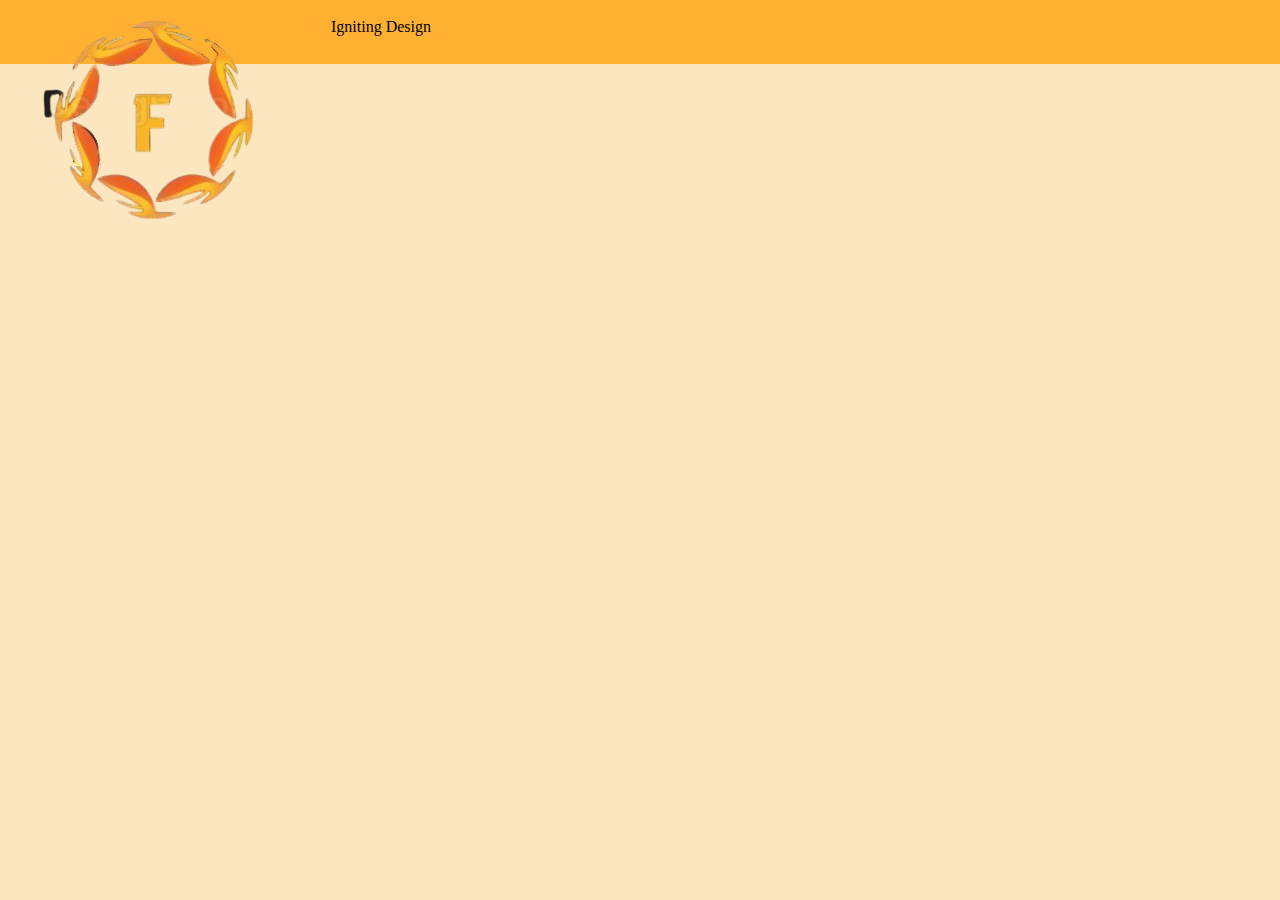
<file: index.html>
<!DOCTYPE html>
<html lang="en">
<head>
    <meta charset="UTF-8">
    <meta name="viewport" content="width=device-width, initial-scale=1.0">
    <title>Flare Designs</title>
    <link rel="stylesheet" href="/css/index.css">
    <script src = "./scripts/index.js"></script>
</head>
<body>
    <div class="nav">
        <div class="logo">
            <img src="./assets/images/flare_logo-removebg-preview.png" alt="The letter F with a stylized circle">

        </div>
        <p id="slogan">Igniting Design</p>
    </div>
    
</body>
</html>
</file>
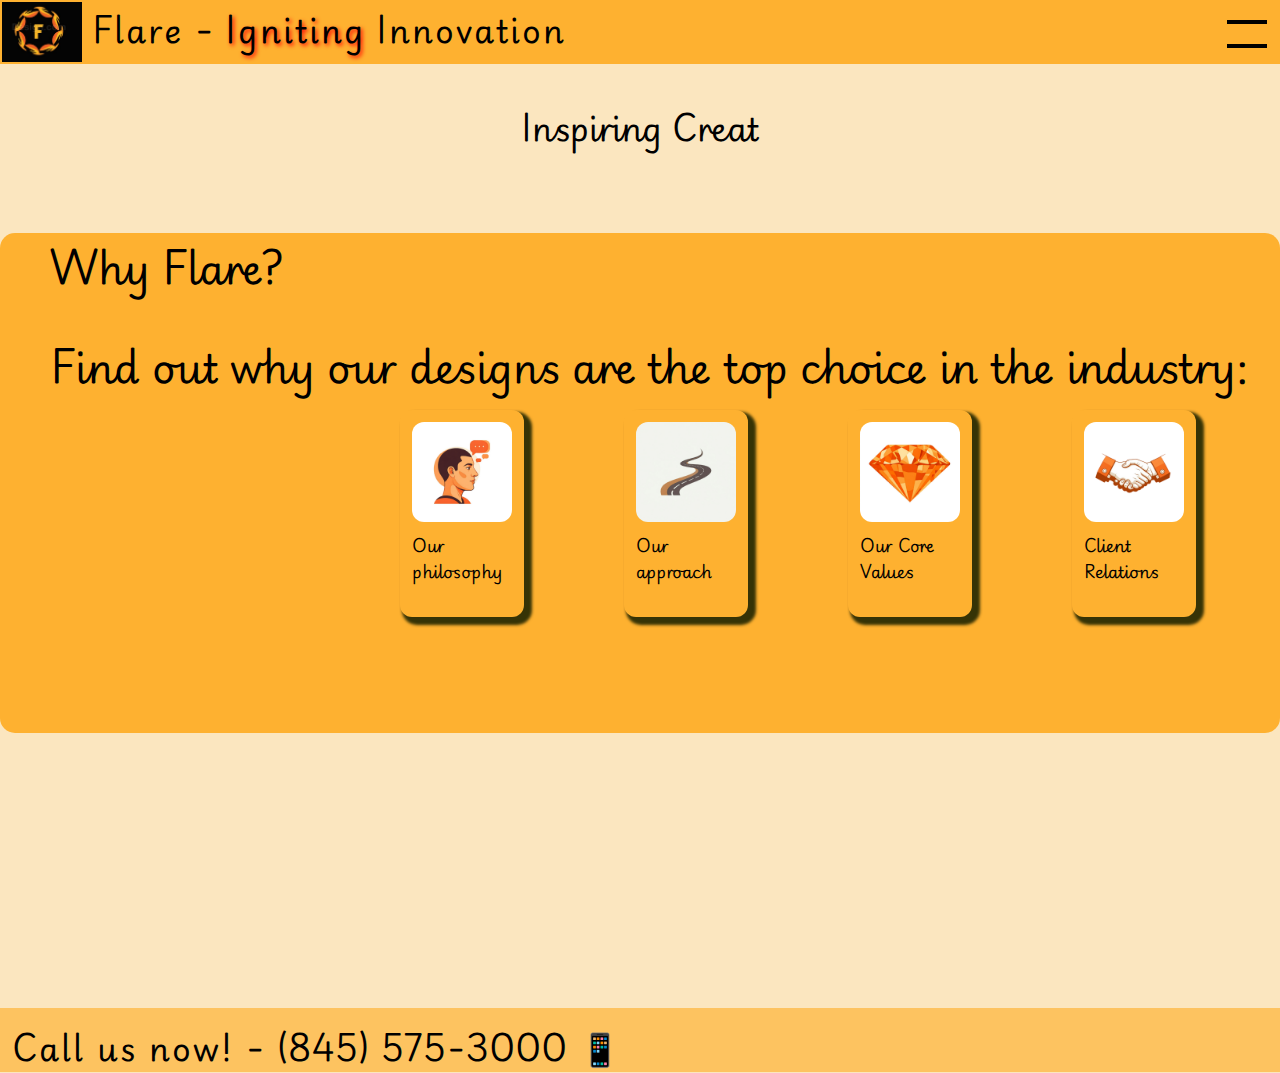
<file: pages/index.html>
<!DOCTYPE html>
<html lang="en">

<head>
    <meta charset="UTF-8">
    <meta name="viewport" content="width=device-width, initial-scale=1.0">
    <title>Flare Designs</title>
    <link rel="preconnect" href="https://fonts.googleapis.com">
    <link rel="preconnect" href="https://fonts.gstatic.com" crossorigin>
    <link href="https://fonts.googleapis.com/css2?family=Playwrite+GB+S:ital,wght@0,100..400;1,100..400&display=swap"
        rel="stylesheet">
    <link rel="stylesheet" href="../css/index.css">
    <script src="../scripts/index.js" defer></script>
</head>

<body>
    <div class="nav">
        <img class="logo" src="../assets/images/flare_logo.jpeg" height=60px alt="The letter F with a stylized circle">
        <p class="slogan">Flare - </p>
        <p id="fireSlogan">Igniting</p>
        <p class="slogan"> Innovation</p>
        <div id="hamburgerNav">
            <input type="checkbox" aria-label="Display the menu" class="menu">
            <ul>
                <li><a href="/pages/AboutUs.html">About Us</a></li>
                <li><a href="/pages/404.html">Contact Us</a></li>
            </ul>
        </div>

    </div>
    <div class="above-hero">
        <!-- <h1 class="main-word">Inspiring Creativity</h1>
        <h1 class="main-word">Igniting Innovation</h1>-->
        <h1 class="main-word"></h1>

    </div>

    <div id="hero">
        <div class="hero-headers">
            <h1 class="why">Why Flare?</h1>
            <h2 class="find-out">Find out why our designs are the top choice in the industry: </h2>
            <div id="floats">
                <a href="/pages/designPhil.html">
                    <div class="philosophy float">
                        <img class="man-thinking float-image" src="/assets/images/our-philosophy-image.jpg" alt="">
                        <h4 class="info float-text">Our philosophy</h4>
                    </div>
                </a>
                <a href="/pages/problemSolve.html">
                    <div class="approach float">
                        <img class="float-image" src="/assets/images/The road.jpg" alt="">
                        <h4 class="info float-text">Our approach</h4>
                    </div>
                </a>
                <a href="/pages/coreValues.html">
                    <div class="core-values float">
                        <img class="gem-representing-values float-image"
                            src="../assets/images/gem-representing-values.jpg" alt="">
                        <h4 class="info float-text">Our Core Values</h4>
                    </div>
                </a>
                <a href="/pages/clientrelations.html">
                    <div class="relations float">
                        <img src="/assets/images/two-hands-shaking-removebg-preview(1).png" alt=""
                            class="float-image two-hands-shaking">
                        <h4 class="info float-text">Client Relations</h4>
                    </div>
                </a>
                <a href="/pages/TrendsInnovations.html">
                    <div class="trends float">
                        <img class="float-image" src="/assets/images/gears-representing-innovation-and-trends.jpg"
                            alt="">
                        <h4 class="info float-text">Trends Overview</h4>
                    </div>
                </a>

            </div>
        </div>
    </div>
</body>

<footer>
    <div id="footerInfo">
        <p id="phone"> Call us now! - (845) 575-3000 &#128241</p>
        <button id="services"><a href="404.html">Services</a></button>
    </div>
</footer>

</html>
</file>
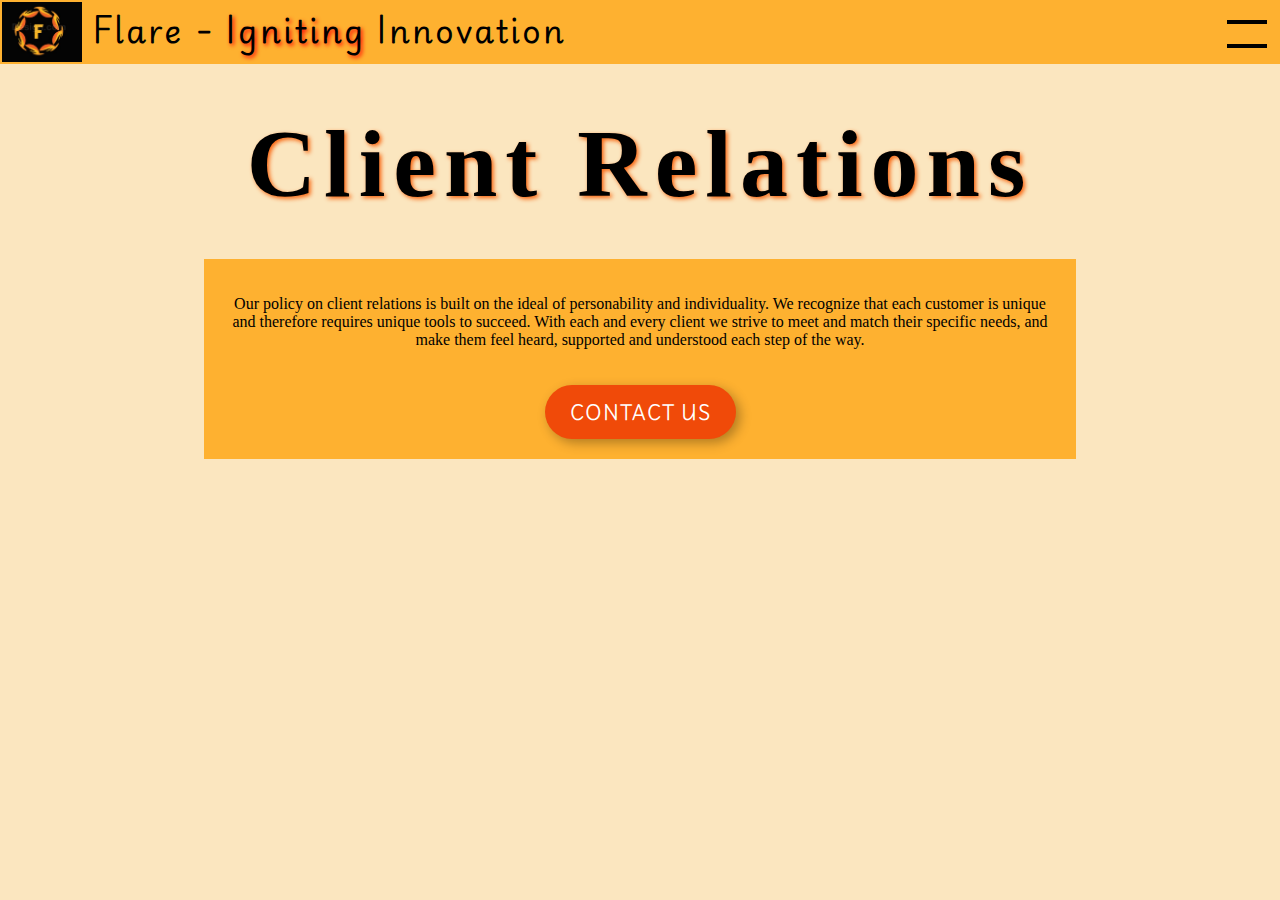
<file: clientrelations.html>
<!DOCTYPE html>
<html lang="en">

<head>
    <meta charset="UTF-8">
    <meta name="viewport" content="width=device-width, initial-scale=1.0">
    <title>Design Philosophy - Flare Designs</title>
    <link rel="preconnect" href="https://fonts.googleapis.com">
    <link rel="preconnect" href="https://fonts.gstatic.com" crossorigin>
    <link href="https://fonts.googleapis.com/css2?family=Playwrite+GB+S:ital,wght@0,100..400;1,100..400&display=swap"
        rel="stylesheet">
    <link rel="stylesheet" href="../css/about.css">
    <!--<script src="../scripts/about.js"></script> Maybe Not Needed -->
</head>

<body>
    <div class="icons">
        <img class="logo" src="../assets/images/flare_logo.jpeg" height="60px" alt="Flare">
        <p class="slogan">Flare - </p>
        <p id="fireSlogan">Igniting</p>
        <p class="slogan"> Innovation</p>
        <div id="hamburgerNav">
            <input type="checkbox" aria-label="Display the menu" class="menu">
        </div>
    </div>

    <div class="header">
        <h1>Client Relations</h1>
    </div>

    </div>
    <div class="above-hero"></div>

    <div id="hero">

        <p id="herotext">
             Our policy on client relations is built on the ideal of personability and individuality.
             We recognize that each customer is unique and therefore requires unique tools to succeed. 
             With each and every client we strive to meet and match their specific needs, and make them feel heard, 
             supported and understood each step of the way. 
        </p>
        <button><a href="/pages/404.html">Contact us</a></button>
    </div>
</body>

</html>
</file>
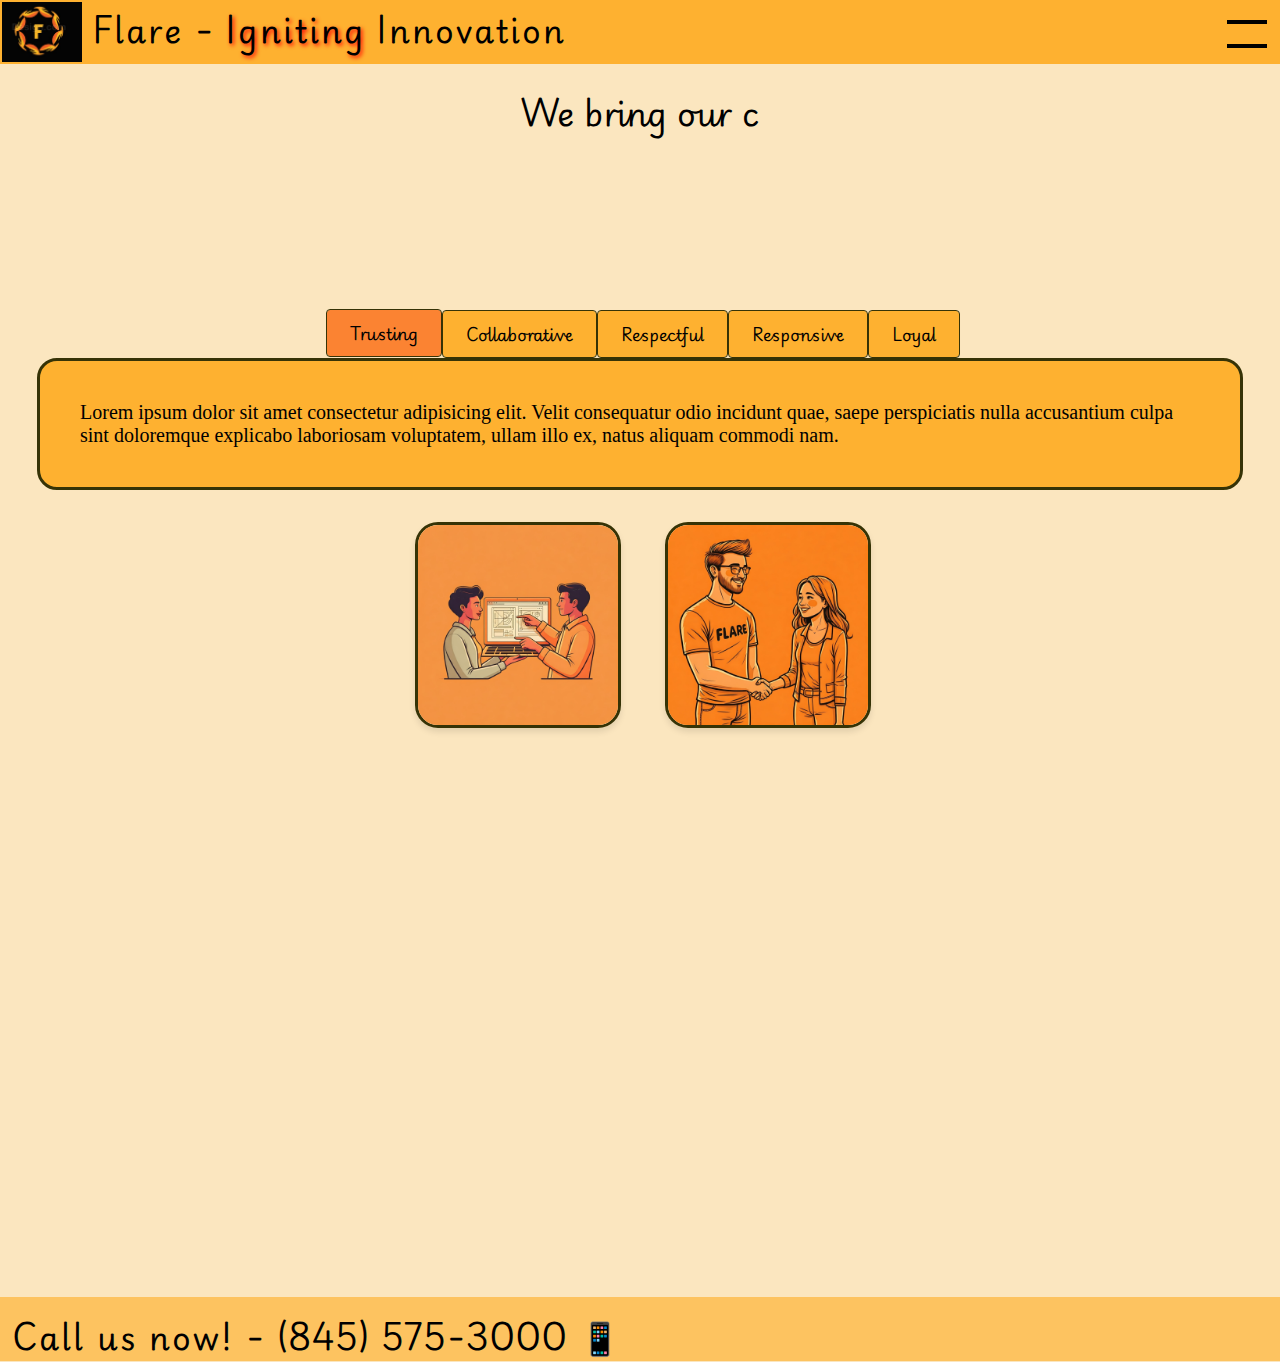
<file: pages/clientrelations.html>
<!DOCTYPE html>
<html lang="en">

<head>
    <meta charset="UTF-8">
    <meta name="viewport" content="width=device-width, initial-scale=1.0">
    <title>Core Values - Flare Designs</title>
    <link rel="preconnect" href="https://fonts.googleapis.com">
    <link rel="preconnect" href="https://fonts.gstatic.com" crossorigin>
    <link href="https://fonts.googleapis.com/css2?family=Playwrite+GB+S:ital,wght@0,100..400;1,100..400&display=swap"
        rel="stylesheet">
    <link rel="stylesheet" href="../css/client.css">
    <script src="../scripts/clients.js" defer></script>
</head>

<body>
    <div class="nav">

        <a href="index.html"><img class="logo" src="../assets/images/flare_logo.jpeg" height="60px" alt="Flare"></a>
        <p class="slogan">Flare - </p>
        <p id="fireSlogan">Igniting</p>
        <p class="slogan"> Innovation</p>
        <div id="hamburgerNav">
            <input type="checkbox" aria-label="Display the menu" class="menu">
            <ul>
                <li><a href="/pages/index.html">Home</a></li>
                <li><a href="/pages/services.html">Services</a></li>
                <li><a href="/pages/AboutUs.html">About Us</a></li>
                <li><a href="/pages/404.html">Contact Us</a></li>
            </ul>
        </div>

    </div>
    <div class="above-hero">
        <h1 class="learn">
        </h1>
    </div>
    <div class="tabs">
        <button class="tab active" role="button">Trusting</button>
        <button class="tab">Collaborative</button>
        <button class="tab">Respectful</button>
        <button class="tab">Responsive</button>
        <button class="tab">Loyal</button>
    </div>
    <div class="hero">
        <div class="hero-child">
            <div class="tab-pane active" id="value1">
                Lorem ipsum dolor sit amet consectetur adipisicing elit. Velit consequatur odio incidunt quae, saepe perspiciatis nulla accusantium culpa sint doloremque explicabo laboriosam voluptatem, ullam illo ex, natus aliquam commodi nam.
            </div>
            <div class="tab-pane" id="value2">
                Lorem ipsum dolor sit amet, consectetur adipisicing elit. Veniam dicta nulla a, consequatur harum et quaerat necessitatibus optio ducimus, esse veritatis mollitia saepe voluptas voluptates recusandae eveniet rem fugiat minima!
            </div>
            <div class="tab-pane" id="value3">
                Lorem ipsum, dolor sit amet consectetur adipisicing elit. Possimus unde corrupti quod neque at non dolorem voluptatibus incidunt sit perferendis sed, consequatur laudantium velit inventore, explicabo, recusandae exercitationem obcaecati. In.
            </div>
            <div class="tab-pane" id="value4">
                Lorem ipsum dolor sit, amet consectetur adipisicing elit. Quam nesciunt rerum veniam accusamus. Sint eligendi soluta assumenda ducimus impedit voluptas aperiam maxime, corrupti deleniti quis perferendis? Sit iusto corrupti perspiciatis.
            </div>
            <div class="tab-pane" id="value5">
                Lorem ipsum dolor, sit amet consectetur adipisicing elit. Aut quaerat expedita voluptatem aliquam vitae ullam debitis voluptate, commodi non accusantium quae esse quas amet pariatur ipsam animi et possimus hic.
            </div>
        </div>
    </div>
    <div class="below-hero">
        <div class="image-container">
            <img class="people" src="../assets/images/two_individuals_looking_at_designs.jpg" alt="">
            <div class="hover-text left-text">
                Lorem ipsum dolor sit amet consectetur adipisicing elit. Dolore obcaecati quisquam harum neque recusandae nemo incidunt eius necessitatibus fugit sit molestiae aliquam voluptatum veniam quam optio provident, corporis ea sint?
            </div>
        </div>
        <div class="image-container">
            <img class="people" src="../assets/images/man_and_woman_shaking_hands.jpg" alt="">
            <div class="hover-text right-text">
                Lorem ipsum dolor sit amet consectetur adipisicing elit. Sapiente molestias tempora, nemo cumque fugiat maxime voluptates consequatur, odio sunt atque suscipit reprehenderit corrupti, unde impedit accusamus tempore eius officia totam.
            </div>
        </div>
    </div>

</body>
<footer>
    <div id="footerInfo">
        <p id="phone"> Call us now! - (845) 575-3000 &#128241</p>
        <button id="services"><a href="services.html">Services</a></button>
    </div>
</footer>

</html>
</file>
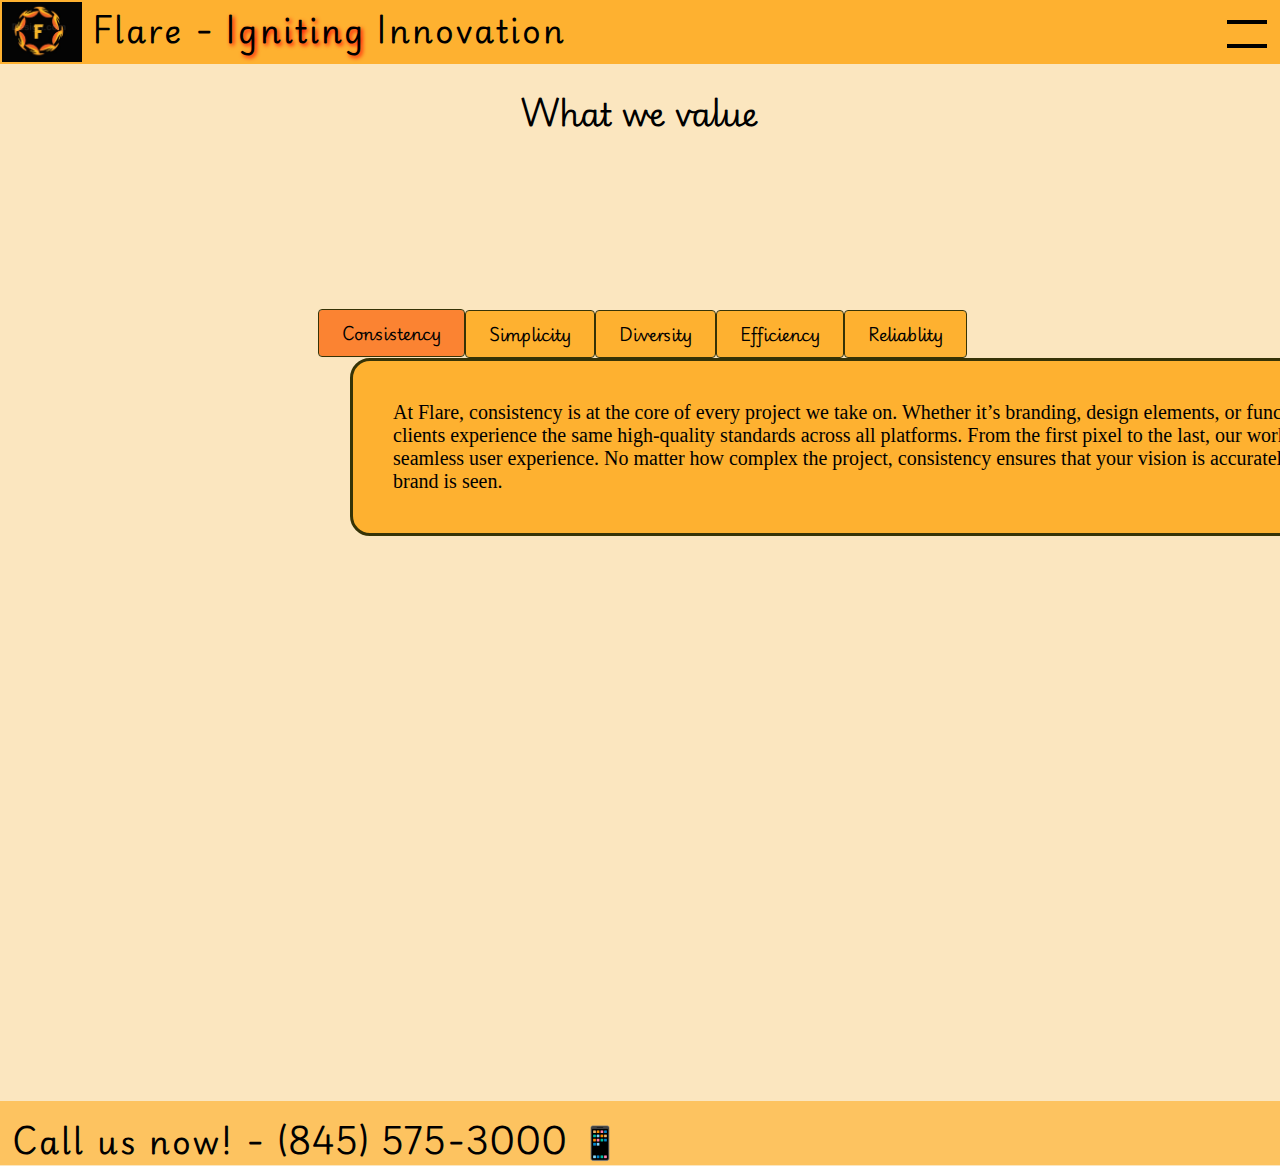
<file: pages/coreValues.html>
<!DOCTYPE html>
<html lang="en">

<head>
    <meta charset="UTF-8">
    <meta name="viewport" content="width=device-width, initial-scale=1.0">
    <title>Flare: Core Values</title>
    <link rel="preconnect" href="https://fonts.googleapis.com">
    <link rel="preconnect" href="https://fonts.gstatic.com" crossorigin>
    <link href="https://fonts.googleapis.com/css2?family=Playwrite+GB+S:ital,wght@0,100..400;1,100..400&display=swap"
        rel="stylesheet">
    <link rel="stylesheet" href="../css/values.css">
    <script src="../scripts/values.js" defer></script>
</head>

<body>
    <div class="nav">

        <a href="index.html"><img class="logo" src="../assets/images/flare_logo.jpeg" height="60px" alt="Flare"></a>
        <p class="slogan">Flare - </p>
        <p id="fireSlogan">Igniting</p>
        <p class="slogan"> Innovation</p>
        <div id="hamburgerNav">
            <input type="checkbox" aria-label="Display the menu" class="menu">
            <ul>
                <li><a href="/pages/index.html">Home</a></li>
                <li><a href="/pages/AboutUs.html">About Us</a></li>
                <li><a href="/pages/404.html">Contact Us</a></li>
            </ul>
        </div>

    </div>
    <div class="above-hero">
        <h1 class="learn">
        </h1>
    </div>
    <div class="tabs">
        <button class="tab active" role="button">Consistency</button>
        <button class="tab">Simplicity</button>
        <button class="tab">Diversity</button>
        <button class="tab">Efficiency</button>
        <button class="tab">Reliablity</button>
    </div>
    <div class="hero">
        <div class="hero-child">
            <div class="tab-pane active" id="value1">
                At Flare, consistency is at the core of every project we take on. Whether it’s branding, design
                elements, or functionality, we ensure that our clients experience the same high-quality standards across
                all platforms. From the first pixel to the last, our work is cohesive, creating a seamless user
                experience. No matter how complex the project, consistency ensures that your vision is accurately
                reflected everywhere your brand is seen.
            </div>
            <div class="tab-pane" id="value2">
                We believe in the power of simplicity. At Flare, our goal is to make things as easy as possible for both
                our clients and their users. Through intuitive designs and streamlined processes, we strip away
                unnecessary complexities, ensuring that every interaction feels effortless. When design is simple, it
                becomes more accessible, and that’s what we strive to achieve—making your digital presence easy to
                navigate and even easier to love.
            </div>
            <div class="tab-pane" id="value3">
                Creativity thrives in diversity, and at Flare, we celebrate that in everything we do. Our team is
                composed of individuals with different backgrounds, perspectives, and skills, which enables us to craft
                unique and inclusive designs. We believe in catering to all audiences, ensuring that every website we
                create reflects the beautiful diversity of the world around us. We welcome new ideas and push boundaries
                to deliver designs that resonate with everyone.
            </div>
            <div class="tab-pane" id="value4">
                Time is precious, and we take that seriously at Flare. We work smart and fast, delivering exceptional
                designs within deadlines without sacrificing quality. Efficiency for us means not only speed but also
                delivering results that drive success. We optimize workflows, automate where needed, and make every
                second count—so that your website is not only beautiful but also up and running as quickly as possible.
            </div>
            <div class="tab-pane" id="value5">
                Flare is committed to being your trusted partner. Reliability is in our DNA—we design websites that are
                built to last, ensuring that they remain functional and visually appealing under all conditions. From
                strong technical foundations to ongoing support, you can count on us to deliver digital solutions that
                never break. When you work with us, you’re investing in a website that will perform seamlessly day in
                and day out.
            </div>
        </div>
    </div>

</body>
<footer>
    <div id="footerInfo">
        <p id="phone"> Call us now! - (845) 575-3000 &#128241</p>
        <button id="services"><a href="404.html">Services</a></button>
    </div>
</footer>

</html>
</file>
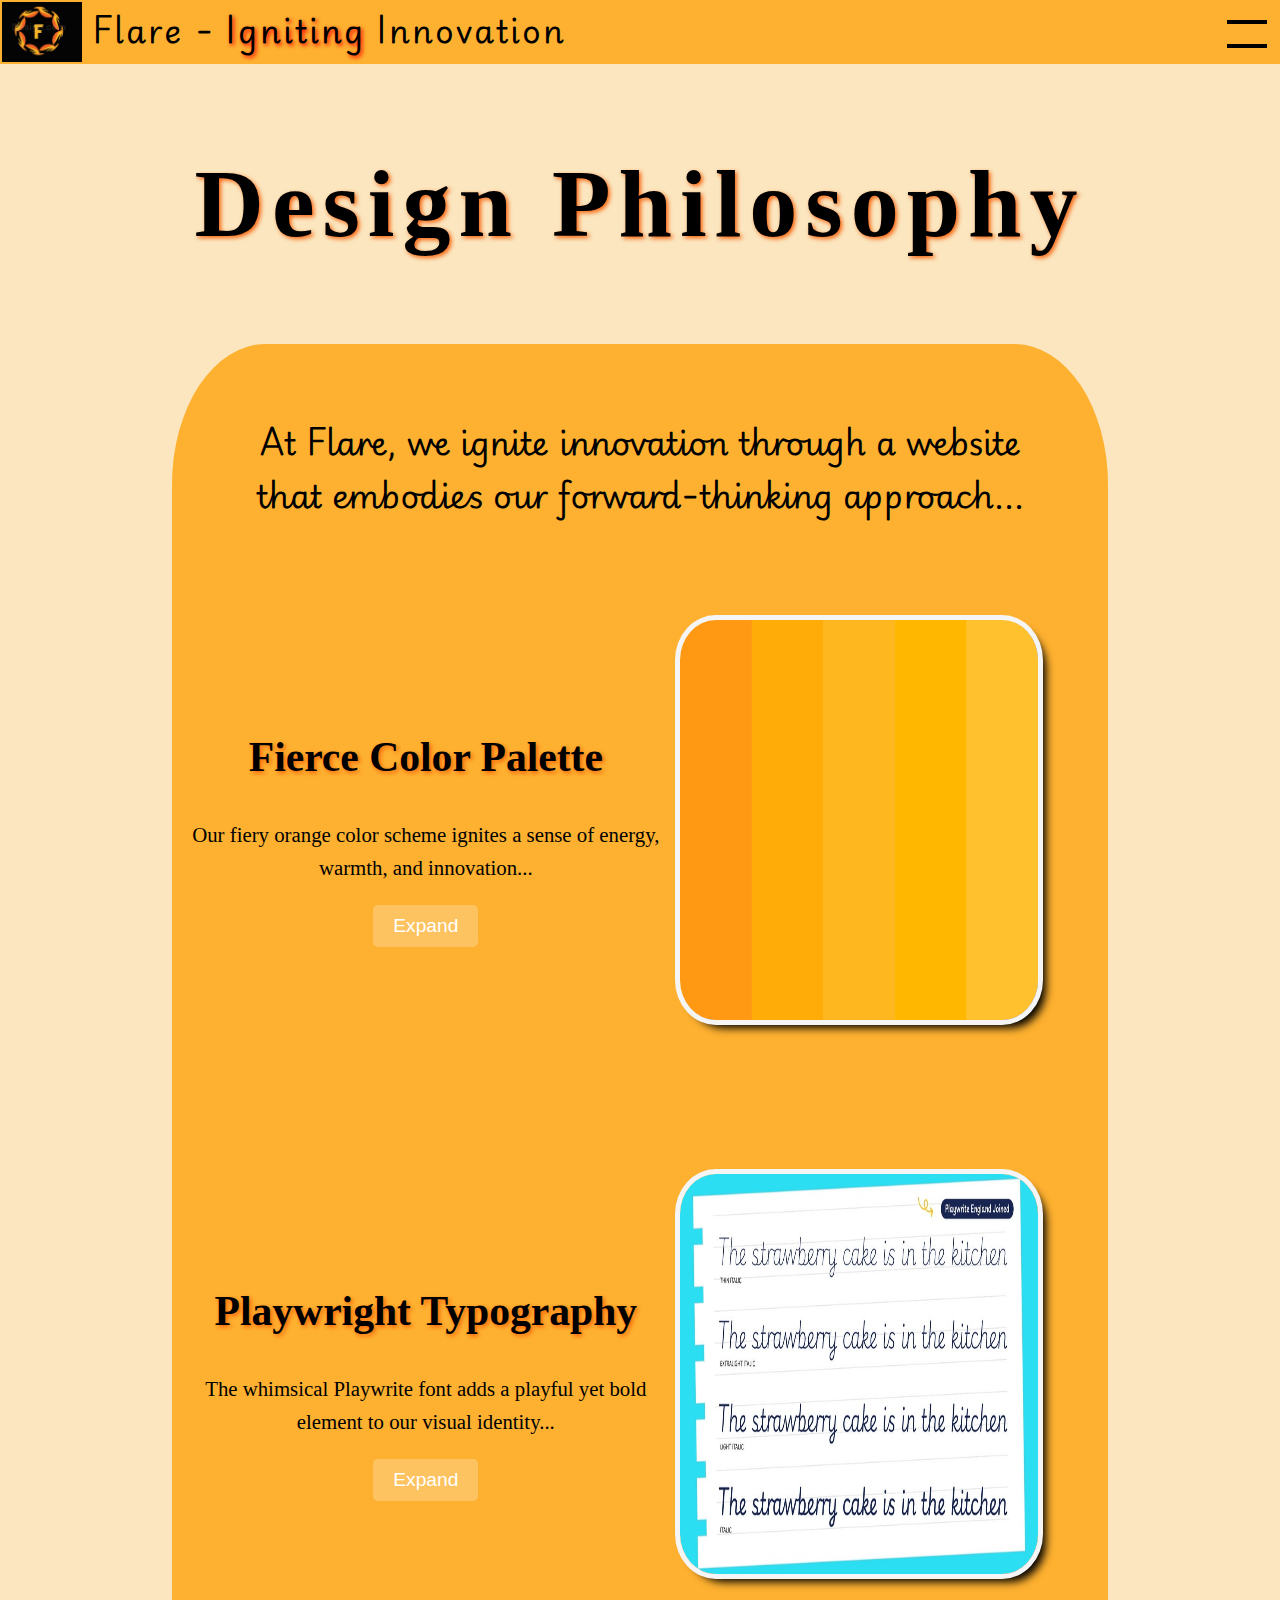
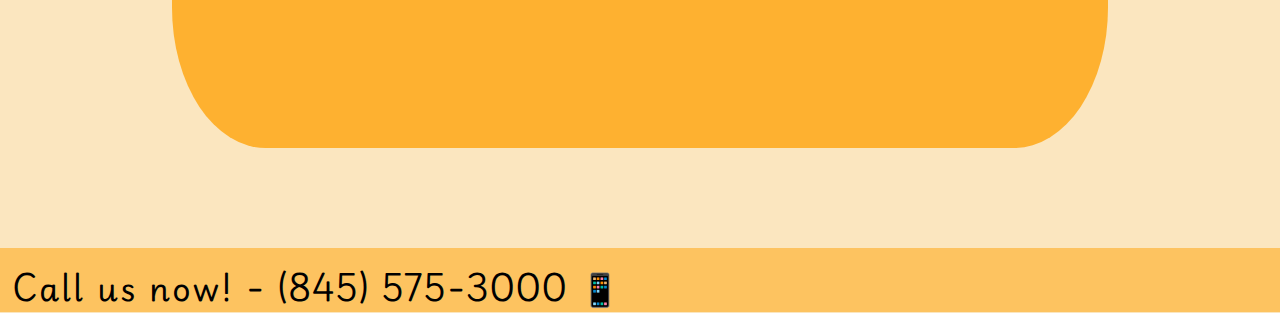
<file: pages/designPhil.html>
<!DOCTYPE html>
<html lang="en">

<head>
    <meta charset="UTF-8">
    <meta name="viewport" content="width=device-width, initial-scale=1.0">
    <title>Design Philosophy - Flare Designs</title>
    <link rel="preconnect" href="https://fonts.googleapis.com">
    <link rel="preconnect" href="https://fonts.gstatic.com" crossorigin>
    <link href="https://fonts.googleapis.com/css2?family=Playwrite+GB+S:ital,wght@0,100..400;1,100..400&display=swap"
        rel="stylesheet">
    <link rel="stylesheet" href="../css/design.css">
    <script src="../scripts/design.js" defer></script>
</head>

<body>
    <div class="icons">
        <a href="index.html"><img class="logo" src="../assets/images/flare_logo.jpeg" height="60px" alt="Flare"></a>
        <p class="slogan">Flare - </p>
        <p id="fireSlogan">Igniting</p>
        <p class="slogan"> Innovation</p>
        <div id="hamburgerNav">
            <input type="checkbox" aria-label="Display the menu" class="menu">
            <ul>
                <li><a href="/pages/index.html">Home</a></li>
                <li><a href="/pages/AboutUs.html">About Us</a></li>
                <li><a href="/pages/404.html">Contact Us</a></li>
            </ul>
        </div>
    </div>

    <div class="header">
        <h1>Design Philosophy</h1>
    </div>

    <div class="above-hero"></div>

    <div id="hero">
        <div id="summary">
            At Flare, we ignite innovation through a website that embodies our forward-thinking approach...
        </div>

        <div class="hero-content">
            <div class="hero-text">
                <h1 style="text-shadow: 2px 2px 4px rgba(248, 96, 8, 0.973);">Fierce Color Palette</h1>
                <p class="description">
                    Our fiery orange color scheme ignites a sense of energy, warmth, and innovation...
                </p>
                <button>Expand</button>
            </div>
            <div class="hero-image">
                <img src="../assets/images/pallete.png" alt="Design Philosophy Image 1" />
            </div>
        </div>

        <div class="hero-content">
            <div class="hero-text">
                <h1 style="text-shadow: 2px 2px 4px rgba(248, 96, 8, 0.973);">Playwright Typography</h1>
                <p class="description">
                    The whimsical Playwrite font adds a playful yet bold element to our visual identity...
                </p>
                <button>Expand</button>
            </div>
            <div class="hero-image">
                <img src="../assets/images/font.jpg" alt="Design Philosophy Image 2" />
            </div>
        </div>
    </div>
</body>


<footer>
    <div id="footerInfo">
        <p id="phone"> Call us now! - (845) 575-3000 &#128241</p>
        <button id="services"><a href="404.html">Services</a></button>
    </div>
</footer>

</html>
</file>
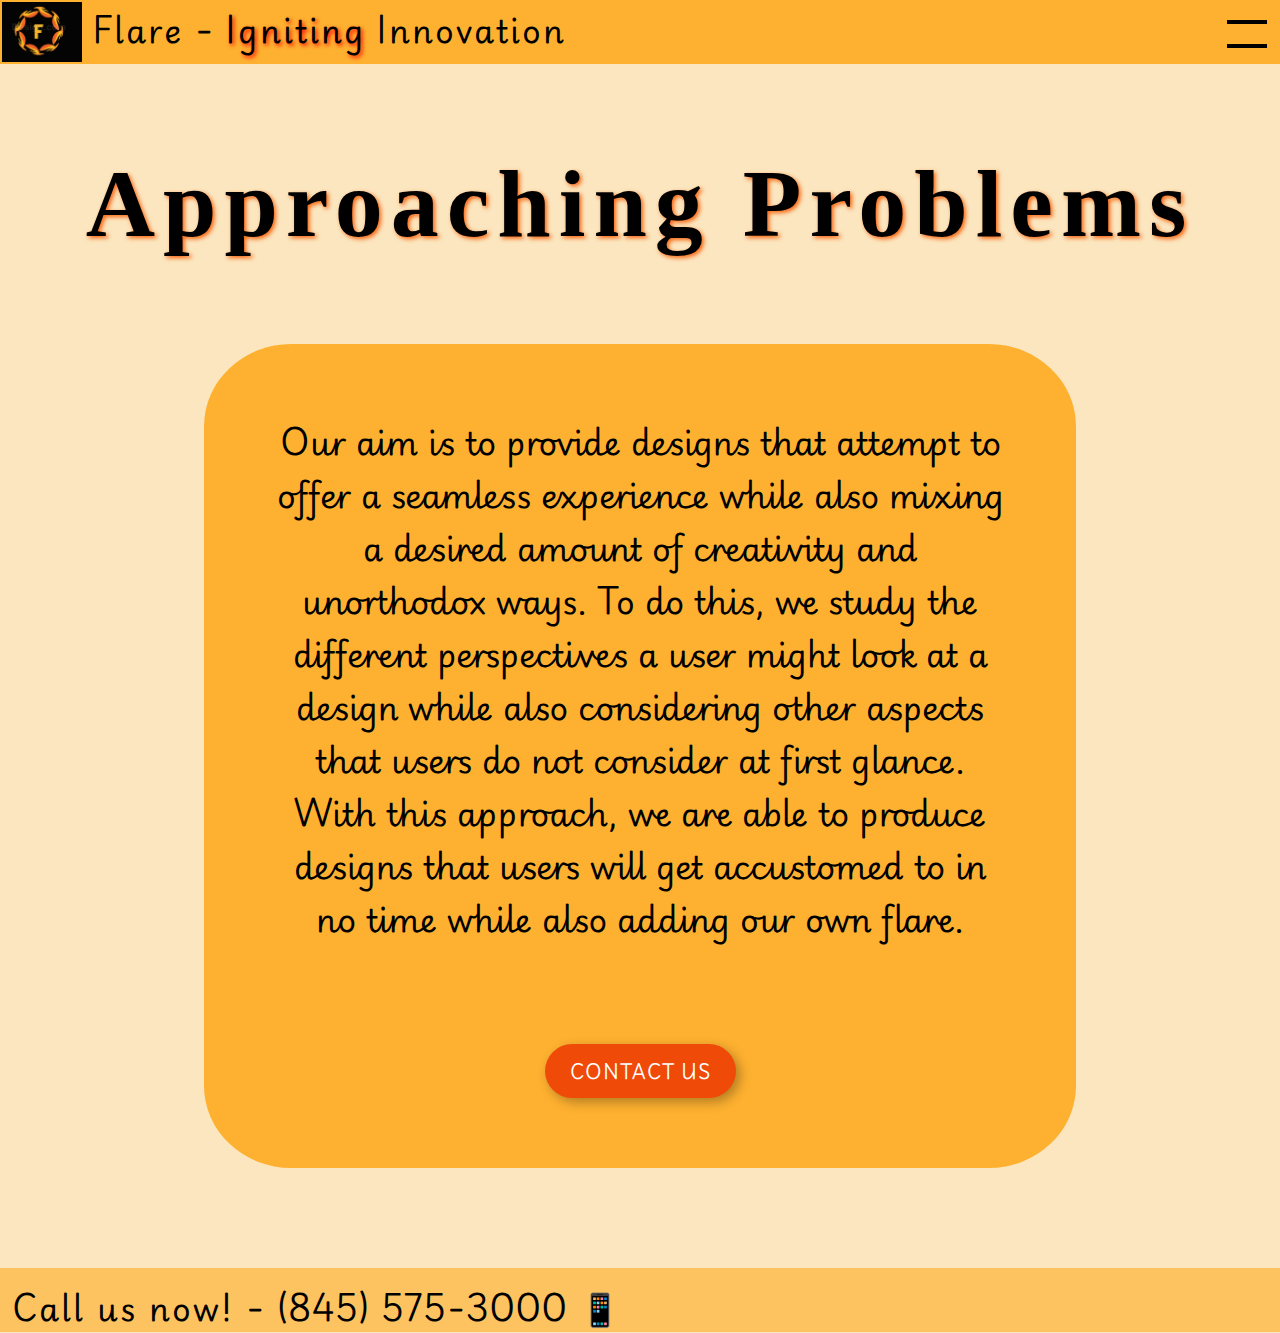
<file: pages/problemSolve.html>
<!DOCTYPE html>
<html lang="en">

<head>
    <meta charset="UTF-8">
    <meta name="viewport" content="width=device-width, initial-scale=1.0">
    <title>Design Philosophy - Flare Designs</title>
    <link rel="preconnect" href="https://fonts.googleapis.com">
    <link rel="preconnect" href="https://fonts.gstatic.com" crossorigin>
    <link href="https://fonts.googleapis.com/css2?family=Playwrite+GB+S:ital,wght@0,100..400;1,100..400&display=swap"
        rel="stylesheet">
    <link rel="stylesheet" href="../css/problem.css">
    <!--<script src="../scripts/problem.js"></script> Maybe Not Needed -->
</head>

<body>
    <div class="icons">
        <a href="index.html"><img class="logo" src="../assets/images/flare_logo.jpeg" height="60px" alt="Flare"></a>
        <p class="slogan">Flare - </p>
        <p id="fireSlogan">Igniting</p>
        <p class="slogan"> Innovation</p>
        <div id="hamburgerNav">
            <input type="checkbox" aria-label="Display the menu" class="menu">
            <ul>
                <li><a href="/pages/index.html">Home</a></li>
                <li><a href="/pages/AboutUs.html">About Us</a></li>
                <li><a href="/pages/404.html">Contact Us</a></li>
            </ul>
        </div>
    </div>

    <div class="header">
        <h1>Approaching Problems</h1>
    </div>

    </div>
    <div class="above-hero"></div>

    <div id="hero">

        <p id="herotext">Our aim is to provide designs that attempt to offer a seamless experience while also mixing a
            desired amount
            of creativity and unorthodox ways. To do this, we study the different perspectives a user might look at a
            design while also considering other aspects that users do not consider at first glance. With this approach,
            we are able to produce designs that users will get accustomed to in no time while also adding our own flare.
        </p>
        <button><a href="/pages/404.html">Contact us</a></button>
    </div>
</body>


<footer>
    <div id="footerInfo">
        <p id="phone"> Call us now! - (845) 575-3000 &#128241</p>
        <button id="services"><a href="404.html">Services</a></button>
    </div>
</footer>

</html>
</file>
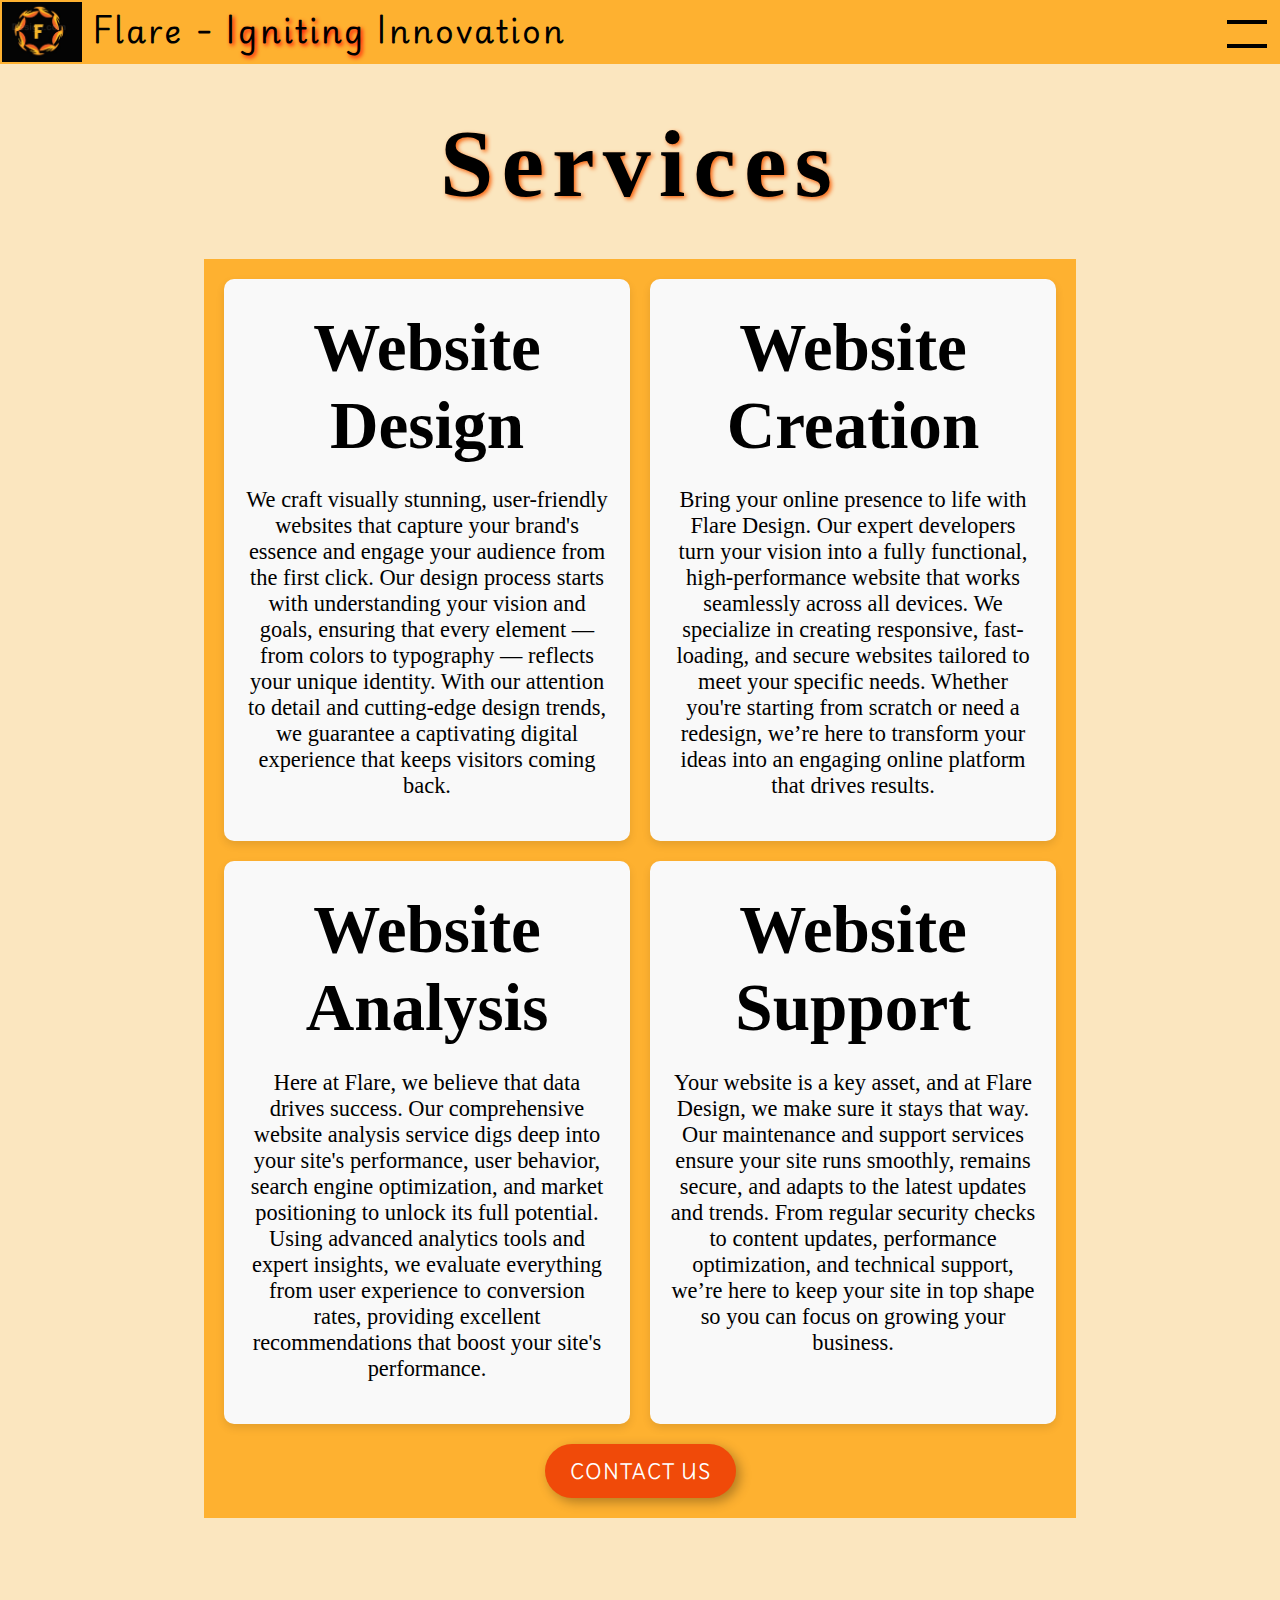
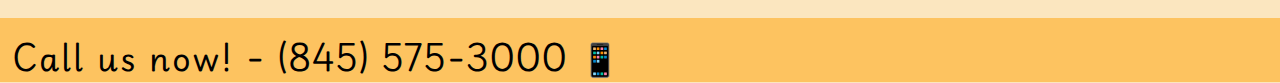
<file: pages/services.html>
<!DOCTYPE html>
<html lang="en">

<head>
    <meta charset="UTF-8">
    <meta name="viewport" content="width=device-width, initial-scale=1.0">
    <title>Services - Flare Designs</title>
    <link rel="preconnect" href="https://fonts.googleapis.com">
    <link rel="preconnect" href="https://fonts.gstatic.com" crossorigin>
    <link href="https://fonts.googleapis.com/css2?family=Playwrite+GB+S:ital,wght@0,100..400;1,100..400&display=swap"
        rel="stylesheet">
    <link rel="stylesheet" href="../css/services.css">
</head>

<body>
    <div class="icons">
        <a href="index.html"><img class="logo" src="../assets/images/flare_logo.jpeg" height="60px" alt="Flare"></a>
        <p class="slogan">Flare - </p>
        <p id="fireSlogan">Igniting</p>
        <p class="slogan"> Innovation</p>
        <div id="hamburgerNav">
            <input type="checkbox" aria-label="Display the menu" class="menu">
            <ul>
                <li><a href="../pages/index.html">Home</a></li>
                <li><a href="../pages/AboutUs.html">About Us</a></li>
                <li><a href="../pages/404.html">Contact Us</a></li>
            </ul>
        </div>
    </div>

    <div class="header">
        <h1>Services</h1>
    </div>

    </div>
    <div class="above-hero"></div>

    <div id="hero">
        <div class="grid-container">
            <div class="grid-item">
                <h3>Website Design</h3>
                <p>We craft visually stunning, user-friendly websites that capture your brand's essence and engage your
                    audience from the first click. Our design process starts with understanding your vision and goals,
                    ensuring that every element — from colors to typography — reflects your unique identity. With our
                    attention to detail and cutting-edge design trends, we guarantee a captivating digital experience
                    that keeps visitors coming back.</p>
            </div>
            <div class="grid-item">
                <h3>Website Creation</h3>
                <p>Bring your online presence to life with Flare Design. Our expert developers turn your vision into a
                    fully functional, high-performance website that works seamlessly across all devices. We specialize
                    in creating responsive, fast-loading, and secure websites tailored to meet your specific needs.
                    Whether you're starting from scratch or need a redesign, we’re here to transform your ideas into an
                    engaging online platform that drives results.</p>
            </div>
            <div class="grid-item">
                <h3>Website Analysis</h3>
                <p>Here at Flare, we believe that data drives success. Our comprehensive website analysis 
                    service digs deep into your site's performance, user behavior, search engine optimization, and market positioning 
                    to unlock its full potential. Using advanced analytics tools and expert insights, we 
                    evaluate everything from user experience to conversion rates, providing excellent recommendations 
                    that boost your site's performance. </p>
            </div>
            <div class="grid-item">
                <h3>Website Support</h3>
                <p>Your website is a key asset, and at Flare Design, we make sure it stays that way. Our maintenance and
                    support services ensure your site runs smoothly, remains secure, and adapts to the latest updates
                    and trends. From regular security checks to content updates, performance optimization, and technical
                    support, we’re here to keep your site in top shape so you can focus on growing your business.</p>
            </div>
        </div>
        <button><a href="../pages/404.html">Contact us</a></button>
    </div>
</body>

<footer>
    <div id="footerInfo">
        <p id="phone"> Call us now! - (845) 575-3000 &#128241</p>
        <button id="services"><a href="../pages/index.html">Home</a></button>
    </div>
</footer>

</html>
</file>
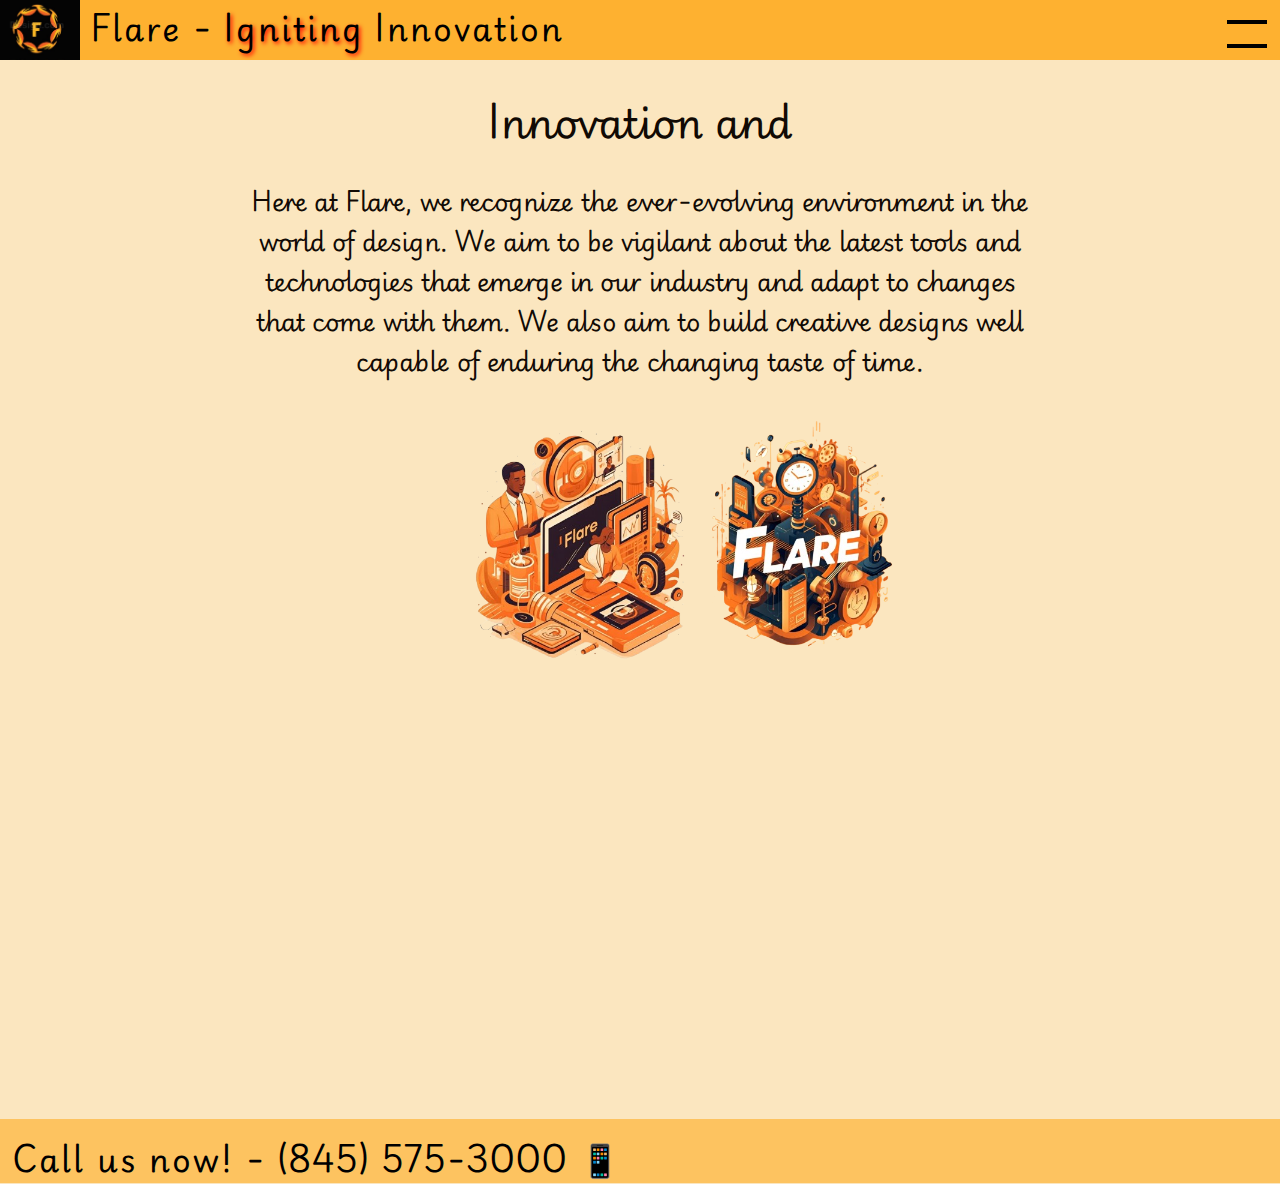
<file: pages/TrendsInnovations.html>
<!DOCTYPE html>
<html lang="en">

<head>
    <meta charset="UTF-8">
    <meta name="viewport" content="width=device-width, initial-scale=1.0">
    <title>Innovation and Trends - Flare Designs</title>
    <link rel="stylesheet" href="../css/trends.css">
    <link rel="preconnect" href="https://fonts.googleapis.com">
    <link rel="preconnect" href="https://fonts.gstatic.com" crossorigin>
    <link href="https://fonts.googleapis.com/css2?family=Playwrite+GB+S:ital,wght@0,100..400;1,100..400&display=swap"
        rel="stylesheet">
        <script src="../scripts/trends.js" defer></script>
</head>

<body>
    <div class="icons">
        <a href="index.html"><img class="logo" src="../assets/images/flare_logo.jpeg" height="60px" alt="Flare"></a>
        <p class="slogan">Flare - </p>
        <p id="fireSlogan">Igniting</p>
        <p class="slogan"> Innovation</p>
        <div id="hamburgerNav">
            <input type="checkbox" aria-label="Display the menu" class="menu">
            <ul>
                <li><a href="/pages/index.html">Home</a></li>
                <li><a href="/pages/services.html">Services</a></li>
                <li><a href="/pages/AboutUs.html">About Us</a></li>
                <li><a href="/pages/404.html">Contact Us</a></li>
            </ul>
        </div>
    </div>


    <div class="content">
        <h1 class="innovation"></h1>
        <p class="trends text">Here at Flare, we recognize the ever-evolving environment in the world of design. We aim
            to be vigilant about
            the latest tools and technologies that emerge in our industry and adapt to changes that come with them. We
            also aim to build creative designs well capable of enduring the changing taste of time.</p>


        <div class="image-row">

            <div class="image-container">            
                <img class="image people" src="../assets/images/work_all_day-removebg-preview.png" alt="innovation pic">
                <div class="hover-text left-text">
                    Lorem ipsum dolor sit amet consectetur adipisicing elit. Dolore obcaecati quisquam harum neque recusandae nemo incidunt eius necessitatibus fugit sit molestiae aliquam voluptatum veniam quam optio provident, corporis ea sint?
                </div>
            </div>

            <div class="image-container">
                <img class="image people" src="../assets/images/time_is_queen-removebg-preview.png" alt="design pic">
                <div class="hover-text right-text">
                    Lorem ipsum dolor sit amet consectetur adipisicing elit. Dolore obcaecati quisquam harum neque recusandae nemo incidunt eius necessitatibus fugit sit molestiae aliquam voluptatum veniam quam optio provident, corporis ea sint?
                </div>

            </div>
            
        </div>
    </div>
</body>

<footer>
    <div id="footerInfo">
        <p id="phone"> Call us now! - (845) 575-3000 &#128241</p>
        <button id="services"><a href="services.html">Services</a></button>
    </div>
</footer>


</html>
</file>
<file: css/index.css>
body {
    background-color: #fbe6bf;
    margin: 0px;
}

.nav {
    display: flex;
    height: 60px;
    width: 100%;
    background-color: #fdc360;
    padding: 2px;
    margin: 0;
    border-style: none;
    border: 0px;
}

.nav:hover {
    background-color: #feb130;
}

.menu:before,
.menu:after {
    content: "";
    position: absolute;
    height: 4px;
    width: 100%;
    background-color: var(--color);
    top: 50%;
    left: 0;
    transform: translateY(-50%);
    transition: transform 0.3s ease;
}

.menu:before {
    transform: translateY(-12px);
}

.menu:after {
    transform: translateY(12px);
}

.menu:checked:before {
    transform: rotate(45deg);
    top: 50%;
}

.menu:checked:after {
    transform: rotate(-45deg);
    top: 50%;
}

ul {
    list-style-type: none;
    flex-direction: row;
    display: flex;
    right: 50px;
    top: -10px;
    position: absolute;
    font-size: large;
    display: none;
    text-wrap: nowrap;
}

li {
    margin-right: 40px;
    font-family: "Playwrite GB S", cursive;
    font-weight: bold;
}

.menu:checked~ul {
    display: flex;
}

a {
    text-decoration: none;
    color: inherit;
}

a:hover {
    color: inherit;
}

.name {
    font-family: cursive;
    margin: 4px;
    margin-top: 6px;
    color: #363306;
    font-size: large;
}

.logo:active {
    width: 60px;
}

#hero {
    background-color: #feb130;
    border-radius: 15px;
    width: 100%;
}

.above-hero {
    display: flex;
    justify-content: center;
    align-items: center;
    margin: 6px;
}

#slogan,
.main-word {
    font-family: "Playwrite GB S", cursive;
}

.main-word {
    margin: 30px;
}

.hero-headers {

    height: 500px;
    margin: 5px;
    margin-left: 50px;
    margin-top: 50px;
    font-family: "Playwrite GB S", cursive;
}

.why,
.find-out {
    font-size: 40px;
    margin-bottom: 0px;
}

#floats {
    display: flex;

    margin-left: 350px;
    margin-right: 100px;


}


.float {
    margin-right: 100px;
    max-width: fit-content;
    display: flex;
    flex-direction: column;
    box-shadow: 5px 5px 3px 3px #363306;
    padding: 12px;
    border-radius: 12px;

}

.float:hover {

    box-shadow: 1px 3px 3px #fafaf9, .4em 0 .4em #fafaf9;
    padding: 12px;
    border-radius: 12px;
    background-color: #fcdb9e;
    transition: all 0.9s ease;
}

.float:active {
    margin-right: 100px;
    max-width: fit-content;
    display: flex;
    flex-direction: column;
    box-shadow: 5px 5px 3px 3px #363306;
    padding: 12px;
    border-radius: 12px;
}

.slogan {
    font-family: "Playwrite GB S", cursive;
    margin: 0;
    font-size: xx-large;
    letter-spacing: 2px;
    margin-left: 10px;
}


#fireSlogan {
    font-family: "Playwrite GB S", cursive;
    margin: 0;
    font-size: xx-large;
    text-shadow: 2px 2px 4px rgba(255, 0, 0, 1.5);
    letter-spacing: 2px;
    margin-left: 10px;
}

#hamburgerNav {
    position: absolute;
    top: 9px;
    right: 10px;
    display: flex;
}

.menu {
    --size: 40px;
    --color: black;
    height: var(--size);
    width: var(--size);
    border: none;
    padding: 0;
    background-color: transparent;
    position: relative;
    cursor: pointer;
    transition: all 0.3s ease;
    appearance: none;
}

.find-out {
    margin-bottom: 12px;
}

.float-image {
    width: 100px;
    border-radius: 12px;
    max-width: fit-content;
    margin-left: auto;
    margin-right: auto;
    margin-bottom: 0px;
    transition: all 0.3s ease;
}

.float-text {
    margin-top: 10px;
}

.float-image:hover {

    border-radius: 30px;
    width: 9;
    transform: scale(1.2);
    margin-left: 12px;
    margin-right: 12px;

}

.float-image:active {
    width: 100px;
    border-radius: 12px;
    max-width: fit-content;
    margin-left: auto;
    margin-right: auto;
    margin-bottom: 0px;
    transition: all 0.3s ease;
}

#footerInfo {
    display: flex;
    height: 60px;
    width: 100%;
    background-color: #fdc360;
    padding: 2px;
    margin: 0;
    border-style: none;
    border: 0px;
    margin-top: 275px;
}

#phone {
    font-family: "Playwrite GB S", cursive;
    margin: 0;
    font-size: xx-large;
    letter-spacing: 2px;
    margin-left: 10px;
    margin-top: 10px;
    text-wrap: nowrap;
}

#services {
    background-color: #fdc360;
    color: white;
    border: none;
    padding: 10px 20px;
    border-radius: 5px;
    font-size: 1.2rem;
    cursor: pointer;
    transition: background-color 0.3s ease, transform 0.3s ease;
    margin-left: 1170px;
}

#services:hover {
    background-color: #feb130;
    transform: scale(1.05);
}



/* Adding these to ensure the layout doesn't break on very small screens. Commented out for now
as we might not need them right now. */
/* @media screen and (max-width: 1024px) {
    #floats {
        margin-left: 50px;
        margin-right: 50px;
        flex-wrap: wrap;
        justify-content: center;
    }

    .float {
        margin-right: 20px;
        margin-bottom: 20px;
        width: calc(50% - 40px);
    }

    .hero-headers {
        width: auto;
        margin-left: 20px;
        margin-right: 20px;
    }

    .why, .find-out {
        font-size: 32px;
    }
}


@media screen and (max-width: 768px) {
    .nav {
        height: auto;
        flex-direction: column;
        align-items: flex-start;
    }

    ul {
        position: static;
        flex-direction: column;
        width: 100%;
    }

    li {
        margin-right: 0;
        margin-bottom: 10px;
    }

    #hamburgerNav {
        position: absolute;
        top: 10px;
        right: 10px;
    }

    #floats {
        margin-left: 20px;
        margin-right: 20px;
    }

    .float {
        width: 100%;
        margin-right: 0;
    }

    .hero-headers {
        height: auto;
    }

    .why, .find-out {
        font-size: 24px;
    }

    .slogan, #fireSlogan {
        font-size: large;
    }
}


img {
    max-width: 100%;
    height: auto;
}


body {
    display: flex;
    flex-direction: column;
    min-height: 100vh;
}

main {
    flex: 1;
}


html {
    font-size: 16px;
}

body {
    font-size: 1rem;
}

.name, .slogan, #fireSlogan {
    font-size: 1.25rem;
}



@media screen and (max-width: 1024px) {
    #floats {
        margin-left: 50px;
        margin-right: 50px;
        flex-wrap: wrap;
        justify-content: center;
    }

    .float {
        margin-right: 20px;
        margin-bottom: 20px;
        width: calc(50% - 40px);
    }

    .hero-headers {
        width: auto;
        margin-left: 20px;
        margin-right: 20px;
    }

    .why, .find-out {
        font-size: 32px;
    }
}


@media screen and (max-width: 768px) {
    .nav {
        height: auto;
        flex-direction: column;
        align-items: flex-start;
    }

    ul {
        position: static;
        flex-direction: column;
        width: 100%;
    }

    li {
        margin-right: 0;
        margin-bottom: 10px;
    }

    #hamburgerNav {
        position: absolute;
        top: 10px;
        right: 10px;
    }

    #floats {
        margin-left: 20px;
        margin-right: 20px;
    }

    .float {
        width: 100%;
        margin-right: 0;
    }

    .hero-headers {
        height: auto;
    }

    .why, .find-out {
        font-size: 24px;
    }

    .slogan, #fireSlogan {
        font-size: large;
    }
}


img {
    max-width: 100%;
    height: auto;
}


body {
    display: flex;
    flex-direction: column;
    min-height: 100vh;
}

main {
    flex: 1;
}


html {
    font-size: 16px;
}

body {
    font-size: 1rem;
}

.name, .slogan, #fireSlogan {
    font-size: 1.25rem;
}


* {
    box-sizing: border-box;
} */
</file>
<file: css/about.css>
body {
    background-color: #fbe6bf;
    margin: 0;
    justify-content: center;
    align-items: center;
    height: 100vh;
}

.icons {
    display: flex;
    height: 60px;
    width: 100%;
    background-color: #fdc360;
    padding: 2px;
    margin: 0;
    border-style: none;
    border: 0px;
}

.icons:hover {
    background-color: #feb130;
}

.above-hero {
    margin: 50px;
}

#hero {
    background-color: #feb130;
    width: 65%;
    text-align: center;
    padding: 20px;
    margin: 0 auto;
}

.slogan {
    font-family: "Playwrite GB S", cursive;
    margin: 0;
    font-size: xx-large;
    letter-spacing: 2px;
    margin-left: 10px;
}

#fireSlogan {
    font-family: "Playwrite GB S", cursive;
    margin: 0;
    font-size: xx-large;
    text-shadow: 2px 2px 4px rgba(255, 0, 0, 1.5);
    letter-spacing: 2px;
    margin-left: 10px;
}

#hamburgerNav {
    position: absolute;
    top: 9px;
    right: 10px;
    display: flex;
}

.menu {
    --size: 40px;
    --color: black;
    height: var(--size);
    width: var(--size);
    border: none;
    padding: 0;
    background-color: transparent;
    position: relative;
    cursor: pointer;
    transition: all 0.3s ease;
    appearance: none;
}

.menu:before,
.menu:after {
    content: "";
    position: absolute;
    height: 4px;
    width: 100%;
    background-color: var(--color);
    top: 50%;
    left: 0;
    transform: translateY(-50%);
    transition: transform 0.3s ease;
}

.menu:before {
    transform: translateY(-12px);
}

.menu:after {
    transform: translateY(12px);
}

.menu:checked:before {
    transform: rotate(45deg);
    top: 50%;
}

.menu:checked:after {
    transform: rotate(-45deg);
    top: 50%;
}

ul {
    list-style-type: none;
    flex-direction: row;
    display: flex;
    right: 50px;
    top: -10px;
    position: absolute;
    font-size: large;
    display: none;
    text-wrap: nowrap;
}

li {
    margin-right: 40px;
    font-family: "Playwrite GB S", cursive;
    font-weight: bold;
}

.menu:checked~ul {
    display: flex;
}

a {
    text-decoration: none;
    color: inherit;
}

a:hover {
    color: inherit;
}

.header {
    display: flex;
    align-items: center;
    justify-content: center;
    font-size: xxx-large;
    margin-bottom: -75px;
    margin-top: -20px;
    letter-spacing: 8px;
    text-shadow: 2px 2px 4px rgba(248, 96, 8, 0.973);
}

.grid-container {
    display: grid;
    grid-template-columns: repeat(2, 1fr);
    gap: 20px;
}

.grid-item {
    background-color: #f9f9f9;
    padding: 20px;
    border-radius: 10px;
    text-align: center;
    box-shadow: 0 4px 8px rgba(0, 0, 0, 0.1);
}

.grid-item img {
    border-radius: 50%;
    width: 200px;
    height: 200px;
    object-fit: cover;
}

.grid-item h3 {
    margin: 10px 0;
    font-size: 4.2em;
}

.grid-item p {
    color: #666;
    font-size: 1.2em;
}

button {
    background-color: #f04a09;
    color: white;
    padding: 12px 25px;
    border: none;
    border-radius: 50px;
    font-family: "Playwrite GB S", cursive;
    font-size: 18px;
    cursor: pointer;
    box-shadow: 4px 4px 12px rgba(0, 0, 0, 0.3);
    transition: all 0.3s ease-in-out;
    letter-spacing: 1px;
    text-transform: uppercase;
    justify-content: center;
    align-items: center;
    margin-top: 20px;
}

button:hover {
    background-color: #feb130;
    box-shadow: 8px 8px 16px rgba(0, 0, 0, 0.5);
    transform: translateY(-2px);
}

button:focus {
    outline: none;
    box-shadow: 0 0 10px rgba(255, 255, 255, 0.8);
}
</file>
<file: css/client.css>
body {
    background-color: #fbe6bf;
    margin: 0px;
}

.nav {
    display: flex;
    height: 60px;
    width: 100%;
    background-color: #fdc360;
    padding: 2px;
    margin: 0;
    border-style: none;
    border: 0px;
}

.nav:hover {
    background-color: #feb130;
}

.menu:before,
.menu:after {
    content: "";
    position: absolute;
    height: 4px;
    width: 100%;
    background-color: var(--color);
    top: 50%;
    left: 0;
    transform: translateY(-50%);
    transition: transform 0.3s ease;
}

.menu:before {
    transform: translateY(-12px);
}

.menu:after {
    transform: translateY(12px);
}

.menu:checked:before {
    transform: rotate(45deg);
    top: 50%;
}

.menu:checked:after {
    transform: rotate(-45deg);
    top: 50%;
}

ul {
    list-style-type: none;
    flex-direction: row;
    display: flex;
    right: 50px;
    top: -10px;
    position: absolute;
    font-size: large;
    display: none;
    text-wrap: nowrap;
}

li {
    margin-right: 40px;
    font-family: "Playwrite GB S", cursive;
    font-weight: bold;
}

.menu:checked~ul {
    display: flex;
}

a {
    text-decoration: none;
    color: inherit;
}

a:hover {
    color: inherit;
}

.name {
    font-family: cursive;
    margin: 4px;
    margin-top: 6px;
    color: #363306;
    font-size: large;
}

.logo:active {
    width: 60px;
}

#slogan,
.main-word {
    font-family: "Playwrite GB S", cursive;
}

.slogan {
    font-family: "Playwrite GB S", cursive;
    margin: 0;
    font-size: xx-large;
    letter-spacing: 2px;
    margin-left: 10px;
}


#fireSlogan {
    font-family: "Playwrite GB S", cursive;
    margin: 0;
    font-size: xx-large;
    text-shadow: 2px 2px 4px rgba(255, 0, 0, 1.5);
    letter-spacing: 2px;
    margin-left: 10px;
}

#hamburgerNav {
    position: absolute;
    top: 9px;
    right: 10px;
    display: flex;
}

.menu {
    --size: 40px;
    --color: black;
    height: var(--size);
    width: var(--size);
    border: none;
    padding: 0;
    background-color: transparent;
    position: relative;
    cursor: pointer;
    transition: all 0.3s ease;
    appearance: none;
}

.above-hero {
    font-family: "Playwrite GB S", cursive;
    display: flex;
    justify-content: center;
    margin-bottom: 150px;
}

.hero {
    display: flex;
    justify-content: center;
    align-items: center;
    background-color: #feb130;
    width: 1200px;
    border-radius: 20px;
    border: 3px solid #363306;
    margin: 0 auto;

}

.hero-child {
    padding: 40px;
    font-size: 20px;
    max-width: 1200px;

}

.tabs {
    display: flex;
    justify-content: center;
    margin-left: 5px;

}

.tab {
    padding: 15px;
    display: flex;
    justify-content: center;
    border-radius: 10px;
    background-color: #feb130;
    border: none;
    align-items: center;
    background-clip: padding-box;
    border: 1px solid transparent;
    border-radius: .25rem;
    box-shadow: rgba(0, 0, 0, 0.02) 0 1px 3px 0;
    box-sizing: border-box;
    cursor: pointer;
    display: inline-flex;
    font-family: "Playwrite GB S", cursiveArial, sans-serif;
    font-size: 16px;
    font-weight: 600;
    justify-content: center;
    line-height: 1.25;
    margin: 0;
    min-height: 3rem;
    padding: calc(.875rem - 1px) calc(1.5rem - 1px);
    position: relative;
    text-decoration: none;
    transition: all 250ms;
    user-select: none;
    -webkit-user-select: none;
    touch-action: manipulation;
    vertical-align: baseline;
    width: auto;
    border: 1px solid #363306;

}

.tab:hover,
.tab:focus {

    background-color: #fb8332;
    box-shadow: rgba(0, 0, 0, 0.1) 0 4px 12px;

}

.tab:hover {
    transform: translateY(-1px);
}

.tab:active {
    background-color: #c85000;
    box-shadow: rgba(0, 0, 0, .06) 0 2px 4px;
    transform: translateY(0);
}

.tab-pane {
    display: none;
    opacity: 0;
    transition: opacity 0.3s ease-in-out;
}

.tab-pane.active {
    display: block;
    opacity: 1;
}

.tab.active {
    background-color: #fb8332;
    transform: translateY(-1px);
}

#footerInfo {
    display: flex;
    height: 60px;
    width: 100%;
    background-color: #fdc360;
    padding: 2px;
    margin: 0;
    border-style: none;
    border: 0px;
    margin-top: 565px;
}

#phone {
    font-family: "Playwrite GB S", cursive;
    margin: 0;
    font-size: xx-large;
    letter-spacing: 2px;
    margin-left: 10px;
    margin-top: 10px;
    text-wrap: nowrap;
}

#services {
    background-color: #fdc360;
    color: white;
    border: none;
    padding: 10px 20px;
    border-radius: 5px;
    font-size: 1.2rem;
    cursor: pointer;
    transition: background-color 0.3s ease, transform 0.3s ease;
    margin-left: 1170px;
}

#services:hover {
    background-color: #feb130;
    transform: scale(1.05);
}


.below-hero {
    display: flex;
    justify-content: center;
    gap: 50px; 
    width: 1200px;
    margin: 2rem auto 0; 
    padding: 0; 
}


.people {
    width: 100%;
    max-width: 200px;
    height: auto;
    border-radius: 23px;
    box-shadow: 0 4px 6px rgba(0, 0, 0, 0.1);
    transition: transform 0.3s ease;
    margin: 0;
    border: 3px solid #363306;

}

.people:hover {
    transform: scale(1.05);
}
.image-container {
    position: relative;
    width: 200px;
}
.hover-text {
    position: absolute;
    top: 50%;
    transform: translateY(-50%);
    width: 200px;
    padding: 15px;
    background-color: #feb130;
    border-radius: 10px;
    box-shadow: 0 4px 6px rgba(0, 0, 0, 0.1);
    opacity: 0;
    transition: opacity 0.3s ease, transform 0.3s ease;
    pointer-events: none;
    border: 2px solid #363306;
}
.left-text {
    right: calc(100% + 20px); 
}
.right-text {
    left: calc(100% + 20px); 
}
.image-container:hover .hover-text {
    opacity: 1;
}
</file>
<file: css/values.css>
body {
    background-color: #fbe6bf;
    margin: 0px;
}

.nav {
    display: flex;
    height: 60px;
    width: 100%;
    background-color: #fdc360;
    padding: 2px;
    margin: 0;
    border-style: none;
    border: 0px;
}

.nav:hover {
    background-color: #feb130;
}

.menu:before,
.menu:after {
    content: "";
    position: absolute;
    height: 4px;
    width: 100%;
    background-color: var(--color);
    top: 50%;
    left: 0;
    transform: translateY(-50%);
    transition: transform 0.3s ease;
}

.menu:before {
    transform: translateY(-12px);
}

.menu:after {
    transform: translateY(12px);
}

.menu:checked:before {
    transform: rotate(45deg);
    top: 50%;
}

.menu:checked:after {
    transform: rotate(-45deg);
    top: 50%;
}

ul {
    list-style-type: none;
    flex-direction: row;
    display: flex;
    right: 50px;
    top: -10px;
    position: absolute;
    font-size: large;
    display: none;
    text-wrap: nowrap;
}

li {
    margin-right: 40px;
    font-family: "Playwrite GB S", cursive;
    font-weight: bold;
}

.menu:checked~ul {
    display: flex;
}

a {
    text-decoration: none;
    color: inherit;
}

a:hover {
    color: inherit;
}

.name {
    font-family: cursive;
    margin: 4px;
    margin-top: 6px;
    color: #363306;
    font-size: large;
}

.logo:active {
    width: 60px;
}

#slogan,
.main-word {
    font-family: "Playwrite GB S", cursive;
}

.slogan {
    font-family: "Playwrite GB S", cursive;
    margin: 0;
    font-size: xx-large;
    letter-spacing: 2px;
    margin-left: 10px;
}


#fireSlogan {
    font-family: "Playwrite GB S", cursive;
    margin: 0;
    font-size: xx-large;
    text-shadow: 2px 2px 4px rgba(255, 0, 0, 1.5);
    letter-spacing: 2px;
    margin-left: 10px;
}

#hamburgerNav {
    position: absolute;
    top: 9px;
    right: 10px;
    display: flex;
}

.menu {
    --size: 40px;
    --color: black;
    height: var(--size);
    width: var(--size);
    border: none;
    padding: 0;
    background-color: transparent;
    position: relative;
    cursor: pointer;
    transition: all 0.3s ease;
    appearance: none;
}

.above-hero {
    font-family: "Playwrite GB S", cursive;
    display: flex;
    justify-content: center;
    margin-bottom: 150px;
}

.hero {
    display: flex;
    justify-content: center;
    align-items: center;
    background-color: #feb130;
    margin-left: 350px;
    width: 1200px;
    border-radius: 20px;
    border: 3px solid #363306;


}

.hero-child {
    padding: 40px;
    font-size: 20px;
    max-width: 1200px;

}

.tabs {
    display: flex;
    justify-content: center;
    margin-left: 5px;

}

.tab {
    padding: 15px;
    display: flex;
    justify-content: center;
    border-radius: 10px;
    background-color: #feb130;
    border: none;
    align-items: center;
    background-clip: padding-box;
    border: 1px solid transparent;
    border-radius: .25rem;
    box-shadow: rgba(0, 0, 0, 0.02) 0 1px 3px 0;
    box-sizing: border-box;
    cursor: pointer;
    display: inline-flex;
    font-family: "Playwrite GB S", cursiveArial, sans-serif;
    font-size: 16px;
    font-weight: 600;
    justify-content: center;
    line-height: 1.25;
    margin: 0;
    min-height: 3rem;
    padding: calc(.875rem - 1px) calc(1.5rem - 1px);
    position: relative;
    text-decoration: none;
    transition: all 250ms;
    user-select: none;
    -webkit-user-select: none;
    touch-action: manipulation;
    vertical-align: baseline;
    width: auto;
    border: 1px solid #363306;

}

.tab:hover,
.tab:focus {

    background-color: #fb8332;
    box-shadow: rgba(0, 0, 0, 0.1) 0 4px 12px;

}

.tab:hover {
    transform: translateY(-1px);
}

.tab:active {
    background-color: #c85000;
    box-shadow: rgba(0, 0, 0, .06) 0 2px 4px;
    transform: translateY(0);
}

.tab-pane {
    display: none;
    opacity: 0;
    transition: opacity 0.3s ease-in-out;
}

.tab-pane.active {
    display: block;
    opacity: 1;
}

.tab.active {
    background-color: #fb8332;
    transform: translateY(-1px);
}

#footerInfo {
    display: flex;
    height: 60px;
    width: 100%;
    background-color: #fdc360;
    padding: 2px;
    margin: 0;
    border-style: none;
    border: 0px;
    margin-top: 565px;
}

#phone {
    font-family: "Playwrite GB S", cursive;
    margin: 0;
    font-size: xx-large;
    letter-spacing: 2px;
    margin-left: 10px;
    margin-top: 10px;
    text-wrap: nowrap;
}

#services {
    background-color: #fdc360;
    color: white;
    border: none;
    padding: 10px 20px;
    border-radius: 5px;
    font-size: 1.2rem;
    cursor: pointer;
    transition: background-color 0.3s ease, transform 0.3s ease;
    margin-left: 1170px;
}

#services:hover {
    background-color: #feb130;
    transform: scale(1.05);
}
</file>
<file: css/design.css>
body {
    background-color: #fbe6bf;
    margin: 0;
    justify-content: center;
    align-items: center;
    height: 100vh;
}

.icons {
    display: flex;
    height: 60px;
    width: 100%;
    background-color: #fdc360;
    padding: 2px;
    margin: 0;
    border-style: none;
    border: 0px;
}

.icons:hover {
    background-color: #feb130;
}

.above-hero {
    margin: 50px;
}

#hero {
    background-color: #feb130;
    width: 70%;
    text-align: center;
    padding: 20px;
    margin: 0 auto;
    border-radius: 10%;
}

.slogan {
    font-family: "Playwrite GB S", cursive;
    margin: 0;
    font-size: xx-large;
    letter-spacing: 2px;
    margin-left: 10px;
}

#fireSlogan {
    font-family: "Playwrite GB S", cursive;
    margin: 0;
    font-size: xx-large;
    text-shadow: 2px 2px 4px rgba(255, 0, 0, 1.5);
    letter-spacing: 2px;
    margin-left: 10px;
}

#hamburgerNav {
    position: absolute;
    top: 9px;
    right: 10px;
    display: flex;
}

.menu {
    --size: 40px;
    --color: black;
    height: var(--size);
    width: var(--size);
    border: none;
    padding: 0;
    background-color: transparent;
    position: relative;
    cursor: pointer;
    transition: all 0.3s ease;
    appearance: none;
}

.menu:before,
.menu:after {
    content: "";
    position: absolute;
    height: 4px;
    width: 100%;
    background-color: var(--color);
    top: 50%;
    left: 0;
    transform: translateY(-50%);
    transition: transform 0.3s ease;
}

.menu:before {
    transform: translateY(-12px);
}

.menu:after {
    transform: translateY(12px);
}

.menu:checked:before {
    transform: rotate(45deg);
    top: 50%;
}

.menu:checked:after {
    transform: rotate(-45deg);
    top: 50%;
}

ul {
    list-style-type: none;
    flex-direction: row;
    display: flex;
    right: 50px;
    top: -10px;
    position: absolute;
    font-size: large;
    display: none;
    text-wrap: nowrap;
}

li {
    margin-right: 40px;
    font-family: "Playwrite GB S", cursive;
    font-weight: bold;
}

.menu:checked~ul {
    display: flex;
}

a {
    text-decoration: none;
    color: inherit;
}

a:hover {
    color: inherit;
}

.header {
    display: flex;
    align-items: center;
    justify-content: center;
    font-size: xxx-large;
    margin-bottom: -50px;
    padding: 20px;
    letter-spacing: 8px;
    text-shadow: 2px 2px 4px rgba(248, 96, 8, 0.973);
}

.hero-content {
    display: flex;
    align-items: center;
    justify-content: space-between;
    margin-bottom: 150px;
    gap: 20px;
}

.hero-text {
    flex: 1;
    font-size: 1.3rem;
    line-height: 1.6;
    text-align: center;
}

.hero-image {
    flex: 1;
    max-width: 40%;
    margin-right: 50px;
}

.hero-image img {
    width: 100%;
    height: 400px;
    border-radius: 10%;
    box-shadow: 8px 8px 8px rgba(0, 0, 0, 1.6);
    outline: 5px solid whitesmoke;
}

#summary {
    font-size: 2.0em;
    font-family: "Playwrite GB S";
    margin: 50px;
    margin-bottom: 100px;
}

button {
    background-color: #fdc360;
    color: white;
    border: none;
    padding: 10px 20px;
    border-radius: 5px;
    font-size: 1.2rem;
    cursor: pointer;
    transition: background-color 0.3s ease, transform 0.3s ease;
}

button:hover {
    background-color: #feb130;
    transform: scale(1.05);
}

#footerInfo {
    display: flex;
    height: 60px;
    width: 100%;
    background-color: #fdc360;
    padding: 2px;
    margin: 0;
    border-style: none;
    border: 0px;
    margin-top: 100px;
}

#phone {
    font-family: "Playwrite GB S", cursive;
    margin: 0;
    font-size: xx-large;
    letter-spacing: 2px;
    margin-left: 10px;
    margin-top: 10px;
    text-wrap: nowrap;
}

#services {
    background-color: #fdc360;
    color: white;
    border: none;
    padding: 10px 20px;
    border-radius: 5px;
    font-size: 1.2rem;
    cursor: pointer;
    transition: background-color 0.3s ease, transform 0.3s ease;
    margin-left: 1170px;
}

#services:hover {
    background-color: #feb130;
    transform: scale(1.05);
}
</file>
<file: css/problem.css>
body {
    background-color: #fbe6bf;
    margin: 0;
    justify-content: center;
    align-items: center;
    height: 100vh;
}

.icons {
    display: flex;
    height: 60px;
    width: 100%;
    background-color: #fdc360;
    padding: 2px;
    margin: 0;
    border-style: none;
    border: 0px;
}

.icons:hover {
    background-color: #feb130;
}

.above-hero {
    margin: 50px;
}

#hero {
    background-color: #feb130;
    width: 65%;
    text-align: center;
    padding: 20px;
    margin: 0 auto;
    border-radius: 10%;
}

.slogan {
    font-family: "Playwrite GB S", cursive;
    margin: 0;
    font-size: xx-large;
    letter-spacing: 2px;
    margin-left: 10px;
}

#fireSlogan {
    font-family: "Playwrite GB S", cursive;
    margin: 0;
    font-size: xx-large;
    text-shadow: 2px 2px 4px rgba(255, 0, 0, 1.5);
    letter-spacing: 2px;
    margin-left: 10px;
}

#hamburgerNav {
    position: absolute;
    top: 9px;
    right: 10px;
    display: flex;
}

.menu {
    --size: 40px;
    --color: black;
    height: var(--size);
    width: var(--size);
    border: none;
    padding: 0;
    background-color: transparent;
    position: relative;
    cursor: pointer;
    transition: all 0.3s ease;
    appearance: none;
}

.menu:before,
.menu:after {
    content: "";
    position: absolute;
    height: 4px;
    width: 100%;
    background-color: var(--color);
    top: 50%;
    left: 0;
    transform: translateY(-50%);
    transition: transform 0.3s ease;
}

.menu:before {
    transform: translateY(-12px);
}

.menu:after {
    transform: translateY(12px);
}

.menu:checked:before {
    transform: rotate(45deg);
    top: 50%;
}

.menu:checked:after {
    transform: rotate(-45deg);
    top: 50%;
}

ul {
    list-style-type: none;
    flex-direction: row;
    display: flex;
    right: 50px;
    top: -10px;
    position: absolute;
    font-size: large;
    display: none;
    text-wrap: nowrap;
}

li {
    margin-right: 40px;
    font-family: "Playwrite GB S", cursive;
    font-weight: bold;
}

.menu:checked~ul {
    display: flex;
}

a {
    text-decoration: none;
    color: inherit;
}

a:hover {
    color: inherit;
}

.header {
    display: flex;
    align-items: center;
    justify-content: center;
    font-size: xxx-large;
    margin-bottom: -50px;
    padding: 20px;
    letter-spacing: 8px;
    text-shadow: 2px 2px 4px rgba(248, 96, 8, 0.973);
}

#herotext {
    font-size: 2.0em;
    font-family: "Playwrite GB S";
    margin: 50px;
    margin-bottom: 100px;
}

button:not(#services) {
    background-color: #f04a09;
    color: white;
    padding: 12px 25px;
    border: none;
    border-radius: 50px;
    font-family: "Playwrite GB S", cursive;
    font-size: 18px;
    cursor: pointer;
    box-shadow: 4px 4px 12px rgba(0, 0, 0, 0.3);
    transition: all 0.3s ease-in-out;
    letter-spacing: 1px;
    text-transform: uppercase;
    margin-bottom: 50px;
    justify-content: center;
    align-items: center;
}

button:not(#services):hover {
    background-color: #feb130;
    box-shadow: 8px 8px 16px rgba(0, 0, 0, 0.5);
    transform: translateY(-2px);
}

button:not(#services):focus {
    outline: none;
    box-shadow: 0 0 10px rgba(255, 255, 255, 0.8);
}


#footerInfo {
    display: flex;
    height: 60px;
    width: 100%;
    background-color: #fdc360;
    padding: 2px;
    margin: 0;
    border-style: none;
    border: 0px;
    margin-top: 100px;
}

#phone {
    font-family: "Playwrite GB S", cursive;
    margin: 0;
    font-size: xx-large;
    letter-spacing: 2px;
    margin-left: 10px;
    margin-top: 10px;
    text-wrap: nowrap;
}

#services {
    background-color: #fdc360;
    color: white;
    border: none;
    padding: 10px 20px;
    border-radius: 5px;
    font-size: 1.2rem;
    cursor: pointer;
    transition: background-color 0.3s ease, transform 0.3s ease;
    margin-left: 1165px;
}

#services:hover {
    background-color: #feb130;
    transform: scale(1.05);
}
</file>
<file: css/services.css>
body {
    background-color: #fbe6bf;
    margin: 0;
    justify-content: center;
    align-items: center;
    height: 100vh;
}

.icons {
    display: flex;
    height: 60px;
    width: 100%;
    background-color: #fdc360;
    padding: 2px;
    margin: 0;
    border-style: none;
    border: 0px;
}

.icons:hover {
    background-color: #feb130;
}

.above-hero {
    margin: 50px;
}

#hero {
    background-color: #feb130;
    width: 65%;
    text-align: center;
    padding: 20px;
    margin: 0 auto;
}

.slogan {
    font-family: "Playwrite GB S", cursive;
    margin: 0;
    font-size: xx-large;
    letter-spacing: 2px;
    margin-left: 10px;
}

#fireSlogan {
    font-family: "Playwrite GB S", cursive;
    margin: 0;
    font-size: xx-large;
    text-shadow: 2px 2px 4px rgba(255, 0, 0, 1.5);
    letter-spacing: 2px;
    margin-left: 10px;
}

#hamburgerNav {
    position: absolute;
    top: 9px;
    right: 10px;
    display: flex;
}

.menu {
    --size: 40px;
    --color: black;
    height: var(--size);
    width: var(--size);
    border: none;
    padding: 0;
    background-color: transparent;
    position: relative;
    cursor: pointer;
    transition: all 0.3s ease;
    appearance: none;
}

.menu:before,
.menu:after {
    content: "";
    position: absolute;
    height: 4px;
    width: 100%;
    background-color: var(--color);
    top: 50%;
    left: 0;
    transform: translateY(-50%);
    transition: transform 0.3s ease;
}

.menu:before {
    transform: translateY(-12px);
}

.menu:after {
    transform: translateY(12px);
}

.menu:checked:before {
    transform: rotate(45deg);
    top: 50%;
}

.menu:checked:after {
    transform: rotate(-45deg);
    top: 50%;
}

ul {
    list-style-type: none;
    flex-direction: row;
    display: flex;
    right: 50px;
    top: -10px;
    position: absolute;
    font-size: large;
    display: none;
    text-wrap: nowrap;
}

li {
    margin-right: 40px;
    font-family: "Playwrite GB S", cursive;
    font-weight: bold;
}

.menu:checked~ul {
    display: flex;
}

a {
    text-decoration: none;
    color: inherit;
}

a:hover {
    color: inherit;
}

.header {
    display: flex;
    align-items: center;
    justify-content: center;
    font-size: xxx-large;
    margin-bottom: -75px;
    margin-top: -20px;
    letter-spacing: 8px;
    text-shadow: 2px 2px 4px rgba(248, 96, 8, 0.973);
}

.grid-container {
    display: grid;
    grid-template-columns: repeat(2, 1fr);
    gap: 20px;
}

.grid-item {
    background-color: #f9f9f9;
    padding: 20px;
    border-radius: 10px;
    text-align: center;
    box-shadow: 0 4px 8px rgba(0, 0, 0, 0.1);
}

.grid-item img {
    border-radius: 50%;
    width: 200px;
    height: 200px;
    object-fit: cover;
}

.grid-item h3 {
    margin: 10px 0;
    font-size: 4.2em;
}

.grid-item p {
    color: black;
    font-size: 1.4em;
}

button:not(#services) {
    background-color: #f04a09;
    color: white;
    padding: 12px 25px;
    border: none;
    border-radius: 50px;
    font-family: "Playwrite GB S", cursive;
    font-size: 18px;
    cursor: pointer;
    box-shadow: 4px 4px 12px rgba(0, 0, 0, 0.3);
    transition: all 0.3s ease-in-out;
    letter-spacing: 1px;
    text-transform: uppercase;
    justify-content: center;
    align-items: center;
    margin-top: 20px;
}

button:not(#services):hover {
    background-color: #feb130;
    box-shadow: 8px 8px 16px rgba(0, 0, 0, 0.5);
    transform: translateY(-2px);
}

button:not(#services):focus {
    outline: none;
    box-shadow: 0 0 10px rgba(255, 255, 255, 0.8);
}


#footerInfo {
    display: flex;
    height: 60px;
    width: 100%;
    background-color: #fdc360;
    padding: 2px;
    margin: 0;
    border-style: none;
    border: 0px;
    margin-top: 100px;
}

#phone {
    font-family: "Playwrite GB S", cursive;
    margin: 0;
    font-size: xx-large;
    letter-spacing: 2px;
    margin-left: 10px;
    margin-top: 10px;
    text-wrap: nowrap;
}

#services {
    background-color: #fdc360;
    color: white;
    border: none;
    padding: 10px 20px;
    border-radius: 5px;
    font-size: 1.2rem;
    cursor: pointer;
    transition: background-color 0.3s ease, transform 0.3s ease;
    margin-left: 1190px;
}

#services:hover {
    background-color: #feb130;
    transform: scale(1.05);
}
</file>
<file: css/trends.css>
.content {
    text-align: center;
}

.content h1 {
    color: #110a04;
    font-size: 2.5em;
    font-family: "Playwrite GB S", cursive;
}

.content p {
    font-family: "Playwrite GB S", cursive;
    color: #110a04;
    font-size: 1.50em;
    max-width: 800px;
    margin: 15px auto;
}

.image-row {
    display: flex;
    justify-content: center;
    gap: 20px;

}

.image-row img {
    height: 300px;
    border-radius: 30px;
    

}

body {
    background-color: #fbe6bf;
    margin: 0;
    justify-content: center;
    align-items: center;
    height: 100vh;
}

.icons {
    display: flex;
    height: 60px;
    width: 100%;
    background-color: #fdc360;
    padding: 0px;
    margin: 0;
    border-style: none;
    border: 0px;
}

.icons:hover {
    background-color: #feb130;
}

.above-hero {
    margin: 50px;
}

#hero {
    background-color: #feb130;
    width: 65%;
    text-align: center;
    padding: 20px;
    margin: 0 auto;
}

.slogan {
    font-family: "Playwrite GB S", cursive;
    margin: 0;
    font-size: xx-large;
    letter-spacing: 2px;
    margin-left: 10px;
}

#fireSlogan {
    font-family: "Playwrite GB S", cursive;
    margin: 0;
    font-size: xx-large;
    text-shadow: 2px 2px 4px rgba(255, 0, 0, 1.5);
    letter-spacing: 2px;
    margin-left: 10px;
}

#hamburgerNav {
    position: absolute;
    top: 9px;
    right: 10px;
    display: flex;
}

.menu {
    --size: 40px;
    --color: black;
    height: var(--size);
    width: var(--size);
    border: none;
    padding: 0;
    background-color: transparent;
    position: relative;
    cursor: pointer;
    transition: all 0.3s ease;
    appearance: none;
}

.menu:before,
.menu:after {
    content: "";
    position: absolute;
    height: 4px;
    width: 100%;
    background-color: var(--color);
    top: 50%;
    left: 0;
    transform: translateY(-50%);
    transition: transform 0.3s ease;
}

.menu:before {
    transform: translateY(-12px);
}

.menu:after {
    transform: translateY(12px);
}

.menu:checked:before {
    transform: rotate(45deg);
    top: 50%;
}

.menu:checked:after {
    transform: rotate(-45deg);
    top: 50%;
}

ul {
    list-style-type: none;
    flex-direction: row;
    display: flex;
    right: 50px;
    top: -10px;
    position: absolute;
    font-size: large;
    display: none;
    text-wrap: nowrap;
}

li {
    margin-right: 40px;
    font-family: "Playwrite GB S", cursive;
    font-weight: bold;
}

.menu:checked~ul {
    display: flex;
}

a {
    text-decoration: none;
    color: inherit;
}

a:hover {
    color: inherit;
}

.header {
    display: flex;
    align-items: center;
    justify-content: center;
    font-size: xxx-large;
    margin-bottom: -50px;
    padding: 20px;
    letter-spacing: 8px;
    text-shadow: 2px 2px 4px rgba(248, 96, 8, 0.973);
}
.people:hover {
    transform: scale(1.05);
}
.image-container {
    position: relative;
    width: 200px;
}
.hover-text {
    position: absolute;
    top: 50%;
    transform: translateY(-50%);
    width: 200px;
    padding: 15px;
    background-color: #feb130;
    border-radius: 10px;
    box-shadow: 0 4px 6px rgba(0, 0, 0, 0.1);
    opacity: 0;
    transition: opacity 0.3s ease, transform 0.3s ease;
    pointer-events: none;
    border: 2px solid #363306;
}
.left-text {
    right: calc(100% + 20px); 
}
.right-text {
    left: calc(100% + 20px); 
    margin-left: 35px;
}
.image-container:hover .hover-text {
    opacity: 1;
}

#footerInfo {
    display: flex;
    height: 60px;
    width: 100%;
    background-color: #fdc360;
    padding: 2px;
    margin: 0;
    border-style: none;
    border: 0px;
    margin-top: 420px;
}

#phone {
    font-family: "Playwrite GB S", cursive;
    margin: 0;
    font-size: xx-large;
    letter-spacing: 2px;
    margin-left: 10px;
    margin-top: 10px;
    text-wrap: nowrap;
}

#services {
    background-color: #fdc360;
    color: white;
    border: none;
    padding: 10px 20px;
    border-radius: 5px;
    font-size: 1.2rem;
    cursor: pointer;
    transition: background-color 0.3s ease, transform 0.3s ease;
    margin-left: 1140px;
}

#services:hover {
    background-color: #feb130;
    transform: scale(1.05);
}
</file>
